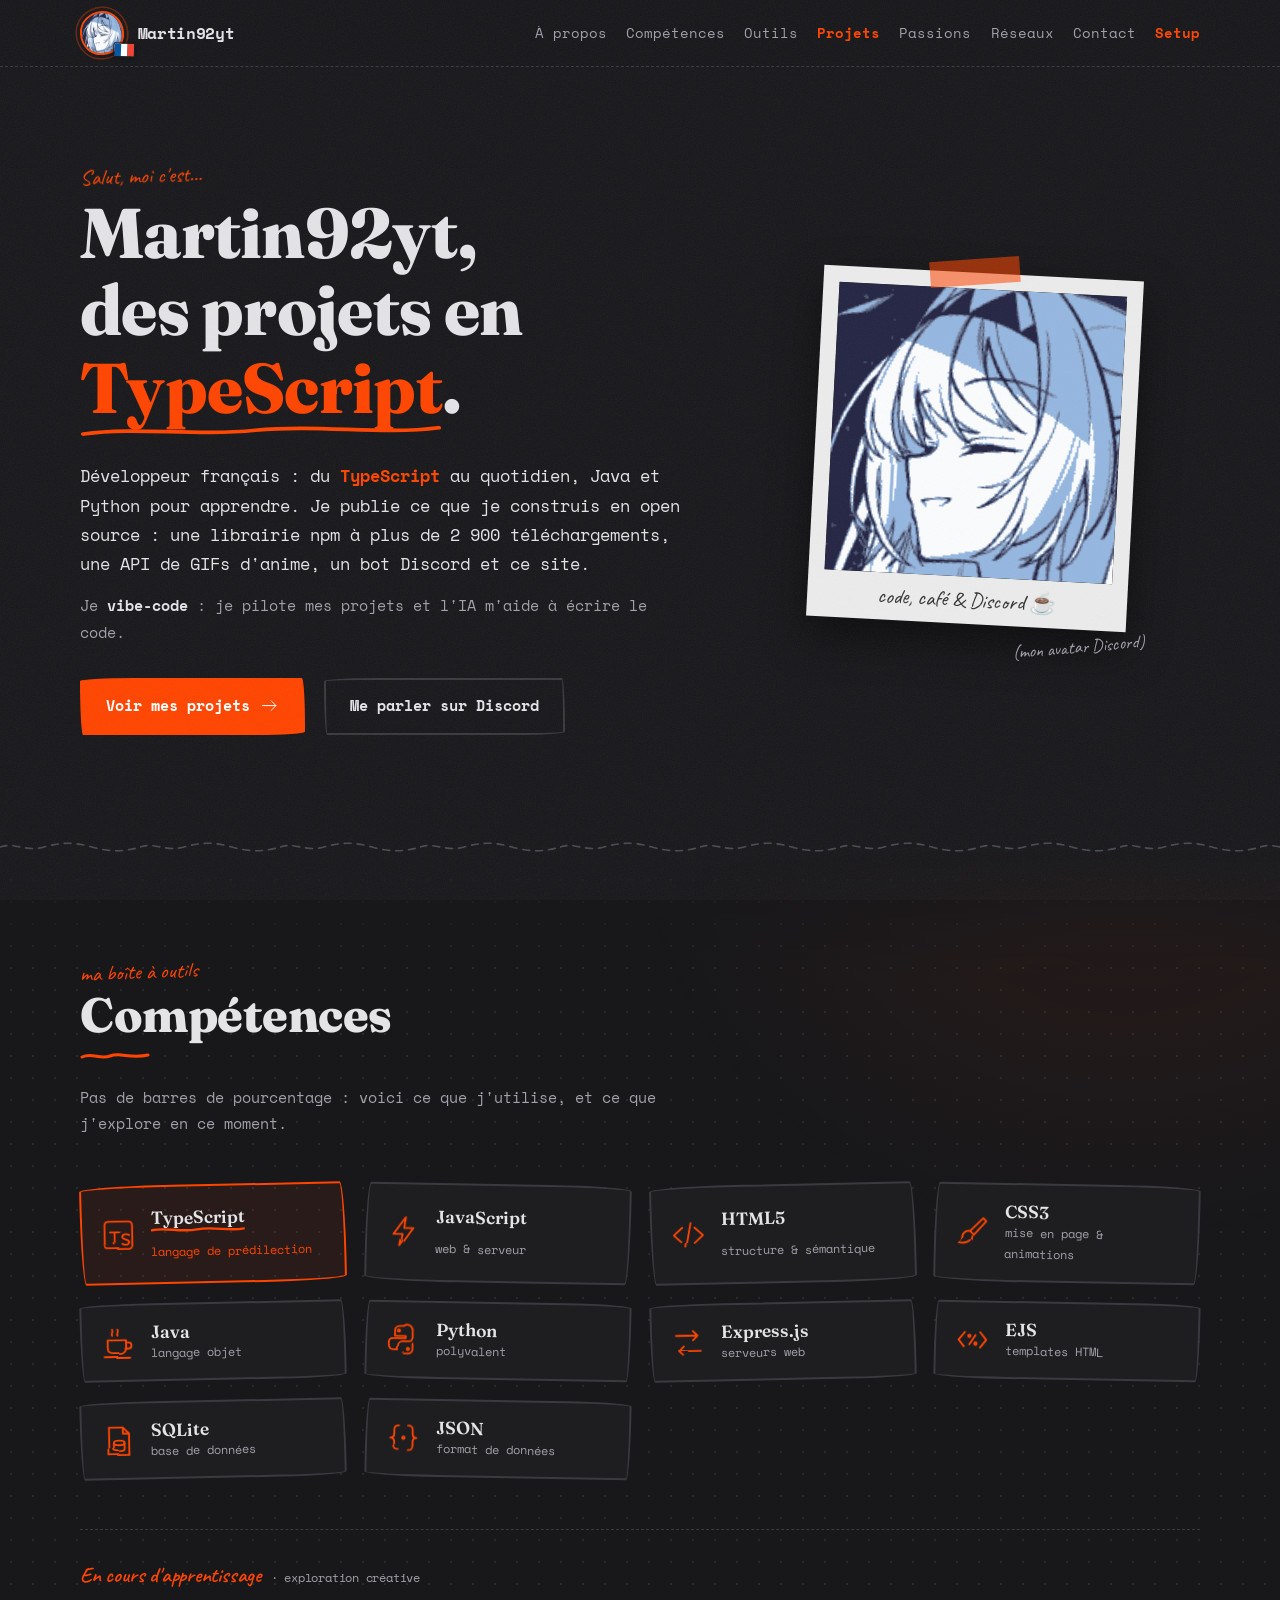
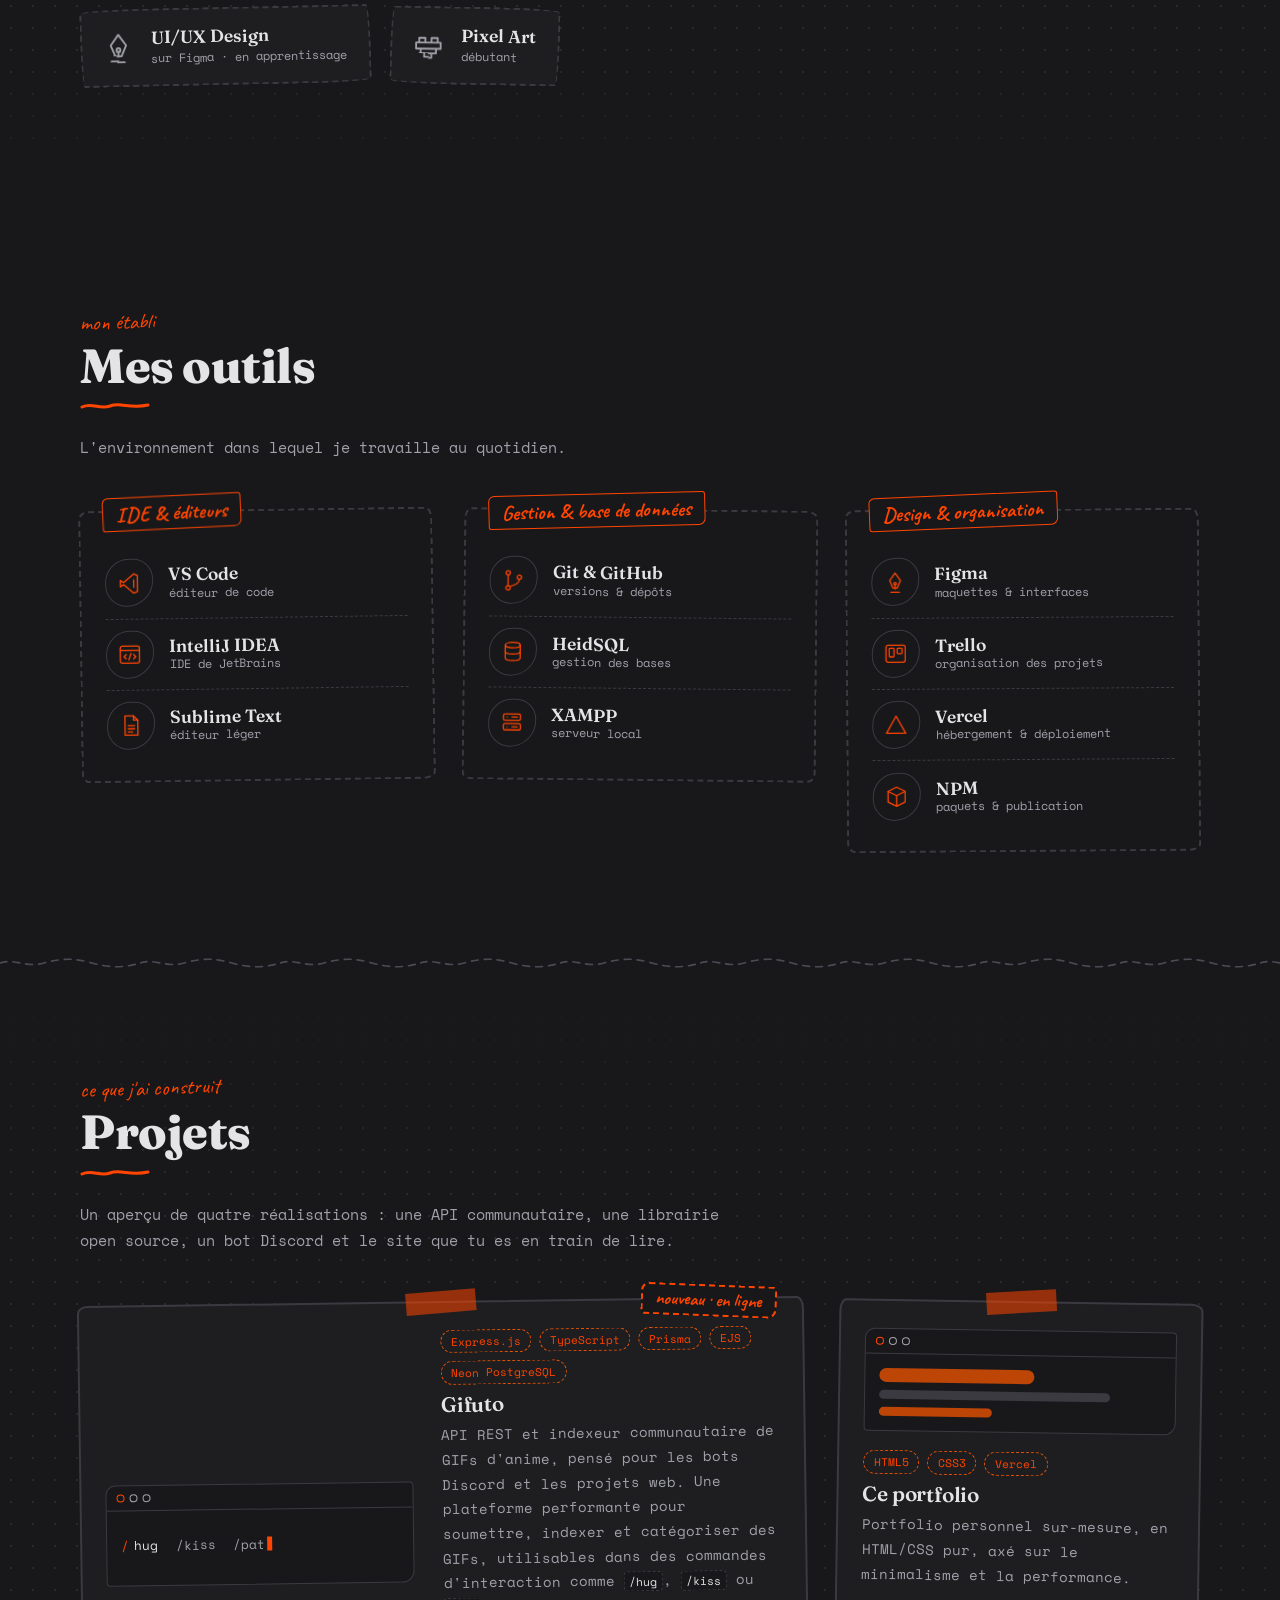
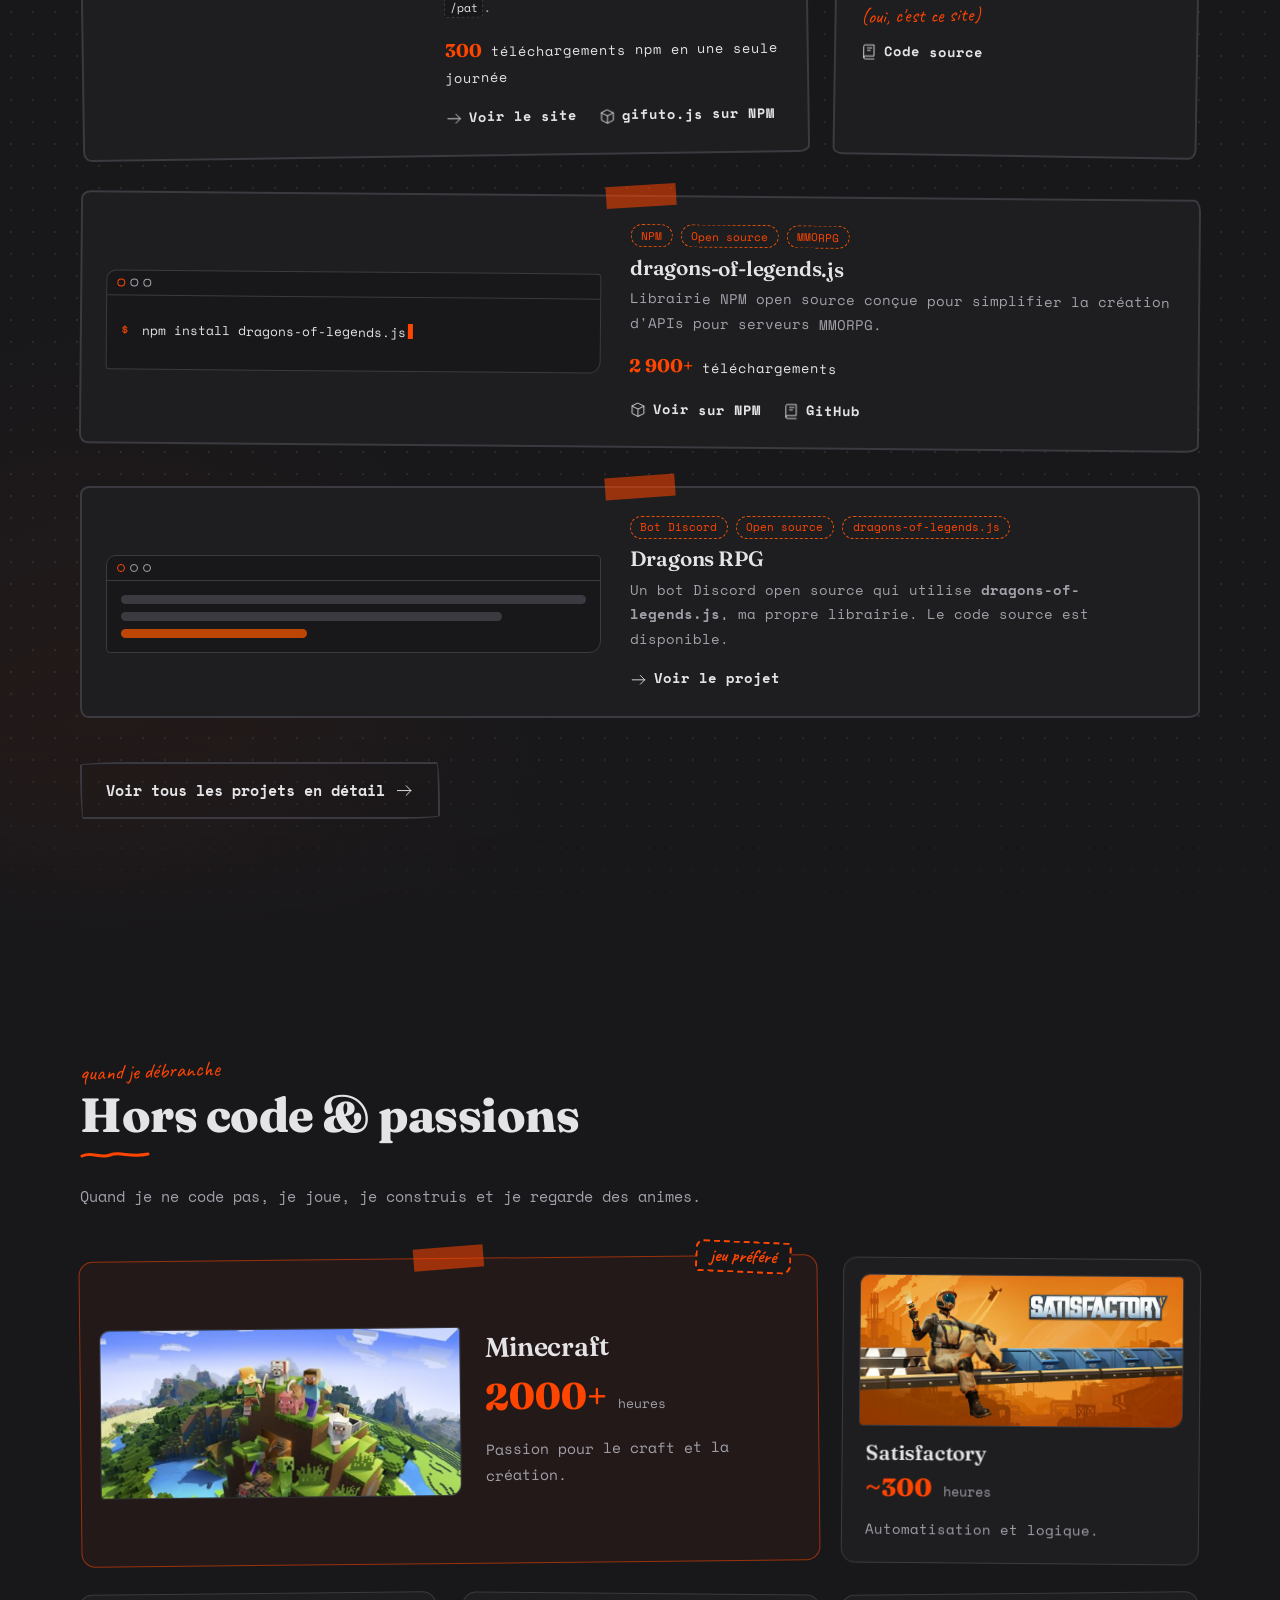
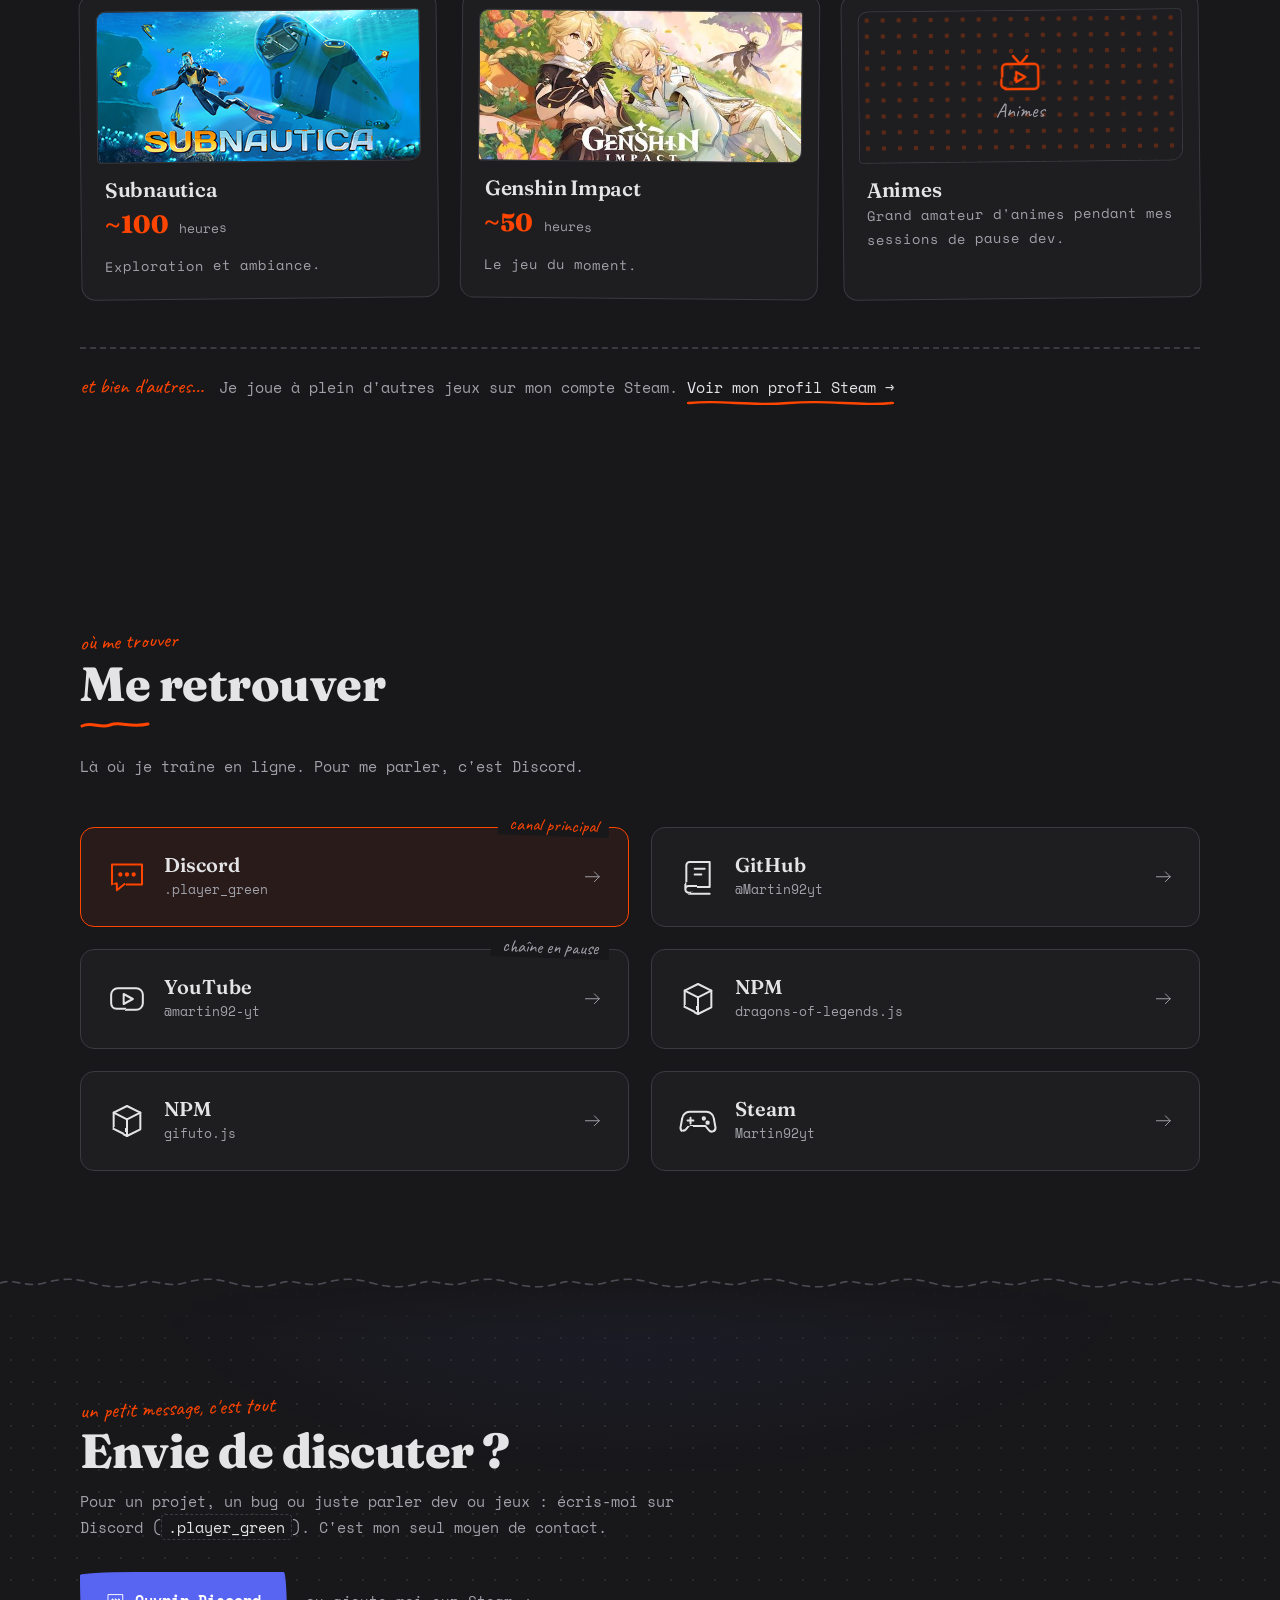
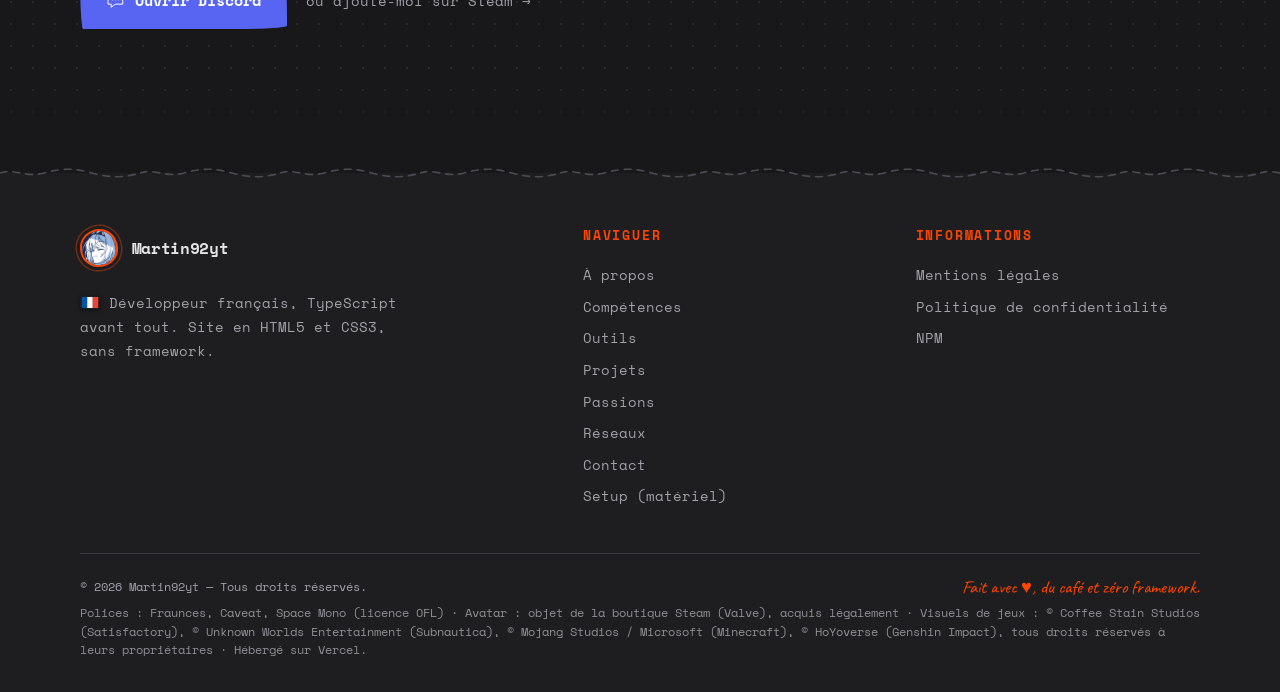
<file: index.html>
<!DOCTYPE html>
<html lang="fr">
<head>
  <meta charset="UTF-8">
  <meta name="viewport" content="width=device-width, initial-scale=1">
  <title>Martin92yt — Développeur TypeScript</title>
  <meta name="description" content="Portfolio de Martin92yt, développeur français spécialisé en TypeScript. Projets open source, compétences, outils et contact via Discord.">
  <meta name="theme-color" content="#18181B">
  <meta name="author" content="Martin92yt">
  <meta name="robots" content="index, follow">

  <!-- Aperçu de partage (Discord, réseaux sociaux, messageries).
       Une fois le site en ligne, ajoute aussi :
         <link rel="canonical" href="https://TON-DOMAINE/">
         <meta property="og:url" content="https://TON-DOMAINE/">
       et, idéalement, remplace og:image par une image locale (ex. https://TON-DOMAINE/og.png, 1200x630). -->
  <meta property="og:type" content="website">
  <meta property="og:site_name" content="Martin92yt">
  <meta property="og:locale" content="fr_FR">
  <meta property="og:title" content="Martin92yt — Développeur TypeScript">
  <meta property="og:description" content="Développeur français, TypeScript avant tout. Projets open source, compétences, outils, et contact direct sur Discord.">
  <meta property="og:image" content="images/avatar.gif">
  <meta property="og:image:width" content="512">
  <meta property="og:image:height" content="512">
  <meta property="og:image:alt" content="Avatar de Martin92yt">
  <meta name="twitter:card" content="summary">
  <meta name="twitter:title" content="Martin92yt — Développeur TypeScript">
  <meta name="twitter:description" content="Développeur français, TypeScript avant tout. Projets open source, compétences, outils, et contact direct sur Discord.">
  <meta name="twitter:image" content="images/avatar.gif">

  <!-- Favicon = avatar Discord. Pour plus de fiabilité, télécharge l'image, enregistre-la
       sous favicon.png dans le dossier du site et remplace les deux href ci-dessous par "favicon.png". -->
  <link rel="icon" type="image/gif" href="images/avatar.gif">
  <link rel="apple-touch-icon" href="images/avatar.gif">

  <!-- Polices (facultatif : le site reste lisible sans, avec les polices de secours) -->

  <link rel="stylesheet" href="style.css">
</head>
<body>

<!-- ============ SPRITE D'ICÔNES DESSINÉES À LA MAIN ============ -->
<svg width="0" height="0" style="position:absolute" aria-hidden="true" focusable="false">
  <defs>
    <!-- Filtre "trait tremblé" : donne l'effet crayon à toutes les icônes -->
    <filter id="rough" x="-5%" y="-5%" width="110%" height="110%">
      <feTurbulence type="fractalNoise" baseFrequency="0.04" numOctaves="2" seed="3" result="n"/>
      <feDisplacementMap in="SourceGraphic" in2="n" scale="2.6"/>
    </filter>

    <!-- Drapeau français (SVG : s'affiche partout, contrairement à l'emoji sous Windows) -->
    <symbol id="flag-fr" viewBox="0 0 30 20"><rect width="10" height="20" fill="#0055A4"/><rect x="10" width="10" height="20" fill="#fff"/><rect x="20" width="10" height="20" fill="#EF4135"/></symbol>

    <!-- Langages & technologies -->
    <symbol id="i-ts" viewBox="0 0 48 48"><rect x="6" y="6" width="36" height="36" rx="5"/><path d="M13 20h12M19 20v16M29 35c2 2 9 2 9-2s-9-3-9-7 7-4 9-2"/></symbol>
    <symbol id="i-web" viewBox="0 0 48 48"><path d="M16 14 5 24l11 10M32 14l11 10-11 10M27 8l-6 32"/></symbol>
    <symbol id="i-css" viewBox="0 0 48 48"><path d="m38 6 4 4-16 18-5-5z"/><path d="M21 23c-6-1-10 3-10 8 0 4-2 6-4 8 8 2 17 0 17-9"/></symbol>
    <symbol id="i-js" viewBox="0 0 48 48"><path d="M27 5 11 27h12l-3 16 17-24H25z"/></symbol>
    <symbol id="i-java" viewBox="0 0 48 48"><path d="M10 20h24v10a8 8 0 0 1-8 8h-8a8 8 0 0 1-8-8z"/><path d="M34 23h3a4 4 0 0 1 0 8h-4"/><path d="M16 14c-2-3 2-4 0-8M23 14c-2-3 2-4 0-8"/><path d="M7 43h32"/></symbol>
    <symbol id="i-py" viewBox="0 0 48 48"><path d="M24 6h-5a6 6 0 0 0-6 6v7h14v3H10a5 5 0 0 0-5 5v3a8 8 0 0 0 8 8h4v-6a6 6 0 0 1 6-6h8a5 5 0 0 0 5-5v-9a8 8 0 0 0-8-8z"/><circle cx="18" cy="12" r="1.5"/><path d="M25 42h5a6 6 0 0 0 6-6v-7"/><circle cx="30" cy="36" r="1.5"/></symbol>
    <symbol id="i-express" viewBox="0 0 48 48"><path d="M8 14h28M30 8l6 6-6 6M40 34H12M18 28l-6 6 6 6"/></symbol>
    <symbol id="i-ejs" viewBox="0 0 48 48"><path d="M14 14 6 24l8 10M34 14l8 10-8 10"/><path d="m20 30 8-12"/><circle cx="20" cy="19" r="1.6"/><circle cx="28" cy="29" r="1.6"/></symbol>
    <symbol id="i-sqlite" viewBox="0 0 48 48"><path d="M12 6h18l8 8v28H12z"/><path d="M30 6v8h8"/><ellipse cx="25" cy="26" rx="7" ry="3"/><path d="M18 26v8c0 2 3 3 7 3s7-1 7-3v-8"/></symbol>
    <symbol id="i-json" viewBox="0 0 48 48"><path d="M18 8c-5 0-6 2-6 6v5c0 3-2 5-5 5 3 0 5 2 5 5v5c0 4 1 6 6 6"/><path d="M30 8c5 0 6 2 6 6v5c0 3 2 5 5 5-3 0-5 2-5 5v5c0 4-1 6-6 6"/><circle cx="24" cy="24" r="1.6"/></symbol>
    <symbol id="i-nib" viewBox="0 0 48 48"><path d="m24 6 10 14-6 14h-8l-6-14z"/><circle cx="24" cy="26" r="2.5"/><path d="M24 28v8M16 42h16"/></symbol>
    <symbol id="i-pixel" viewBox="0 0 48 48"><path d="M12 14h8v6h-8zM28 14h8v6h-8zM8 20h32v8H8zM14 28h20v6H14zM20 34h8v6h-8z"/></symbol>

    <!-- Outils -->
    <symbol id="i-vscode" viewBox="0 0 48 48"><path d="M33 6 14 22 8 18v12l6-4 19 16 7-3V9z"/><path d="M33 17v14"/></symbol>
    <symbol id="i-ide" viewBox="0 0 48 48"><rect x="6" y="8" width="36" height="32" rx="4"/><path d="M6 16h36M17 24l-4 4 4 4M31 24l4 4-4 4M26 22l-4 12"/></symbol>
    <symbol id="i-file" viewBox="0 0 48 48"><path d="M13 6h16l8 8v28H13z"/><path d="M29 6v8h8M19 24h12M19 30h12M19 36h8"/></symbol>
    <symbol id="i-git" viewBox="0 0 48 48"><circle cx="14" cy="10" r="4"/><circle cx="14" cy="38" r="4"/><circle cx="35" cy="18" r="4"/><path d="M14 14v20M35 22c0 7-6 9-17 13"/></symbol>
    <symbol id="i-repo" viewBox="0 0 48 48"><path d="M10 40V10a4 4 0 0 1 4-4h24v30H14a4 4 0 0 0-4 4zm0 0a4 4 0 0 0 4 4h24"/><path d="M20 14h12M20 21h8"/></symbol>
    <symbol id="i-sql" viewBox="0 0 48 48"><ellipse cx="24" cy="12" rx="14" ry="5"/><path d="M10 12v24c0 3 6 5 14 5s14-2 14-5V12"/><path d="M10 24c0 3 6 5 14 5s14-2 14-5"/></symbol>
    <symbol id="i-server" viewBox="0 0 48 48"><rect x="8" y="8" width="32" height="12" rx="3"/><rect x="8" y="26" width="32" height="12" rx="3"/><path d="M15 14h.1M15 32h.1M24 14h10M24 32h10"/></symbol>
    <symbol id="i-board" viewBox="0 0 48 48"><rect x="6" y="8" width="36" height="32" rx="4"/><rect x="12" y="14" width="9" height="16" rx="1.5"/><rect x="27" y="14" width="9" height="10" rx="1.5"/></symbol>
    <symbol id="i-vercel" viewBox="0 0 48 48"><path d="M24 8 42 40H6z"/></symbol>
    <symbol id="i-npm" viewBox="0 0 48 48"><path d="M24 6 40 14v20l-16 8L8 34V14z"/><path d="m8 14 16 8 16-8M24 22v20"/></symbol>

    <!-- Passions -->
    <symbol id="i-cube" viewBox="0 0 48 48"><path d="M24 5 41 14v20L24 43 7 34V14z"/><path d="m7 14 17 9 17-9M24 23v20"/><path d="M13 27v6M35 27v6M20 11l4 2 4-2"/></symbol>
    <symbol id="i-gear" viewBox="0 0 48 48"><circle cx="24" cy="24" r="8"/><path d="M24 6v6M24 36v6M6 24h6M36 24h6M11 11l4 4M33 33l4 4M37 11l-4 4M15 33l-4 4"/></symbol>
    <symbol id="i-wave" viewBox="0 0 48 48"><path d="M5 28c5-6 9-6 14 0s9 6 14 0 7-4 10-2"/><path d="M5 38c5-6 9-6 14 0s9 6 14 0 7-4 10-2"/><circle cx="18" cy="14" r="3"/><circle cx="29" cy="9" r="2"/></symbol>
    <symbol id="i-spark" viewBox="0 0 48 48"><path d="M24 5c1 11 8 18 19 19-11 1-18 8-19 19-1-11-8-18-19-19 11-1 18-8 19-19z"/></symbol>
    <symbol id="i-tv" viewBox="0 0 48 48"><rect x="6" y="14" width="36" height="25" rx="4"/><path d="m17 6 7 8 7-8M20 22l9 5-9 5z"/></symbol>

    <!-- Divers -->
    <!-- Bulle de message avec "points de frappe" (dessin original) -->
    <symbol id="i-chat" viewBox="0 0 48 48"><path d="M6 9h36v24H23l-10 8v-8H6z"/><circle cx="16" cy="21" r="1.4"/><circle cx="24" cy="21" r="1.4"/><circle cx="32" cy="21" r="1.4"/></symbol>
    <symbol id="i-yt" viewBox="0 0 48 48"><rect x="5" y="11" width="38" height="26" rx="8"/><path d="m20 18 11 6-11 6z"/></symbol>
    <symbol id="i-pad" viewBox="0 0 48 48"><path d="M14 13h20a9 9 0 0 1 9 8l2 11a4.5 4.5 0 0 1-8 3l-4-5H15l-4 5a4.5 4.5 0 0 1-8-3l2-11a9 9 0 0 1 9-8z"/><path d="M15 20v7M11.5 23.5h7"/><circle cx="31" cy="21" r="1.4"/><circle cx="35.5" cy="26" r="1.4"/></symbol>
    <symbol id="i-arrow" viewBox="0 0 48 48"><path d="M6 24h34M28 12l12 12-12 12"/></symbol>
  </defs>
</svg>

<a class="skip" href="#a-propos">Aller au contenu</a>

<!-- Barre de progression de lecture (très fine, CSS pur) -->
<div class="progress" aria-hidden="true"></div>

<!-- ============ HEADER ============ -->
<header class="site-header">
  <div class="wrap header-in">
    <!-- Marque : avatar en médaillon + pseudo, avec le petit drapeau français -->
    <a class="brand" href="#top" aria-label="Martin92yt — accueil" title="Martin92yt · Français">
      <span class="brand-avatar">
        <img
          src="images/avatar.gif"
          alt=""
          width="44" height="44"
          decoding="async"
         >
        <svg class="flag" role="img" aria-label="Drapeau français"><use href="#flag-fr"/></svg>
      </span>
      <span class="brand-name">Martin92yt</span>
    </a>

    <!-- Menu mobile 100 % CSS : ouvert par :target, il se referme tout seul
         dès qu'on touche un lien (la cible change). Ces deux repères sont fixes
         et vides : les atteindre ne fait jamais défiler la page. -->
    <span id="menu" class="menu-anchor" aria-hidden="true"></span>
    <span id="menu-closed" class="menu-anchor" aria-hidden="true"></span>

    <nav class="nav" aria-label="Navigation principale">
      <a href="#a-propos">À propos</a>
      <a href="#competences">Compétences</a>
      <a href="#outils">Outils</a>
      <a href="projets.html" class="nav-page">Projets</a>
      <a href="#passions">Passions</a>
      <a href="#reseaux">Réseaux</a>
      <a href="#discord">Contact</a>
      <a href="setup.html" class="nav-page">Setup</a>
    </nav>

    <a class="menu-backdrop" href="#menu-closed" aria-label="Fermer le menu" tabindex="-1"></a>
    <a class="burger burger-open" href="#menu" aria-label="Ouvrir le menu"><span></span><span></span><span></span></a>
    <a class="burger burger-close" href="#menu-closed" aria-label="Fermer le menu"><span></span><span></span></a>
  </div>
</header>

<main id="top">

  <!-- ============ À PROPOS ============ -->
  <section id="a-propos" class="section hero">
    <div class="wrap hero-grid">
      <div class="hero-text">
        <p class="hand kicker">Salut, moi c'est…</p>
        <h1>Martin92yt,<br>des projets en <em>TypeScript</em>.</h1>
        <p class="lead">
          Développeur français : du <strong>TypeScript</strong> au quotidien, Java et Python pour apprendre.
          Je publie ce que je construis en open source : une librairie npm à plus de 2&nbsp;900 téléchargements,
          une API de GIFs d'anime, un bot Discord et ce site.
        </p>
        <p class="hero-honest">
          Je <strong>vibe-code</strong> : je pilote mes projets et l'IA m'aide à écrire le code.
        </p>
        <div class="hero-cta">
          <a href="projets.html" class="btn btn-primary">Voir mes projets <svg class="ico"><use href="#i-arrow"/></svg></a>
          <a href="#discord" class="btn btn-ghost">Me parler sur Discord</a>
        </div>
      </div>

      <figure class="portrait">
        <div class="polaroid">
          <div class="polaroid-img">
            <!-- Dessin de secours, visible uniquement si l'avatar ne se charge pas -->
            <svg viewBox="0 0 200 180" class="doodle" aria-hidden="true">
              <path d="M30 150h140" />
              <path d="M45 150V92h110v58" />
              <path d="M58 150v-10h84v10" />
              <path d="M70 108l14 10-14 10M95 130h22" />
              <circle cx="100" cy="46" r="20" />
              <path d="M88 44c0-2 3-3 4 0M108 44c0-2 3-3 4 0M92 54c4 4 12 4 16 0" />
              <path d="M82 34c6-10 30-12 38 0" />
            </svg>
            <img
              src="images/avatar.gif"
              alt="Avatar de Martin92yt"
              width="512" height="512"
              fetchpriority="high"
              decoding="async"
             >
          </div>
          <figcaption class="hand">code, café &amp; Discord ☕</figcaption>
        </div>
        <span class="tape"></span>
        <p class="hand note-arrow">(mon avatar Discord)</p>
      </figure>
    </div>
  </section>

  <!-- ============ COMPÉTENCES ============ -->
  <section id="competences" class="section band">
    <div class="wrap">
      <header class="section-head reveal">
        <p class="hand kicker">ma boîte à outils</p>
        <h2>Compétences</h2>
        <p class="section-sub">Pas de barres de pourcentage : voici ce que j'utilise, et ce que j'explore en ce moment.</p>
      </header>

      <!-- Grille unifiée ; TypeScript est mis en avant avec discrétion -->
      <ul class="chips chips-grid">
        <li class="chip chip-lead reveal"><svg class="ico"><use href="#i-ts"/></svg><b>TypeScript</b><small>langage de prédilection</small></li>
        <li class="chip reveal"><svg class="ico"><use href="#i-js"/></svg><b>JavaScript</b><small>web &amp; serveur</small></li>
        <li class="chip reveal"><svg class="ico"><use href="#i-web"/></svg><b>HTML5</b><small>structure &amp; sémantique</small></li>
        <li class="chip reveal"><svg class="ico"><use href="#i-css"/></svg><b>CSS3</b><small>mise en page &amp; animations</small></li>
        <li class="chip reveal"><svg class="ico"><use href="#i-java"/></svg><b>Java</b><small>langage objet</small></li>
        <li class="chip reveal"><svg class="ico"><use href="#i-py"/></svg><b>Python</b><small>polyvalent</small></li>
        <li class="chip reveal"><svg class="ico"><use href="#i-express"/></svg><b>Express.js</b><small>serveurs web</small></li>
        <li class="chip reveal"><svg class="ico"><use href="#i-ejs"/></svg><b>EJS</b><small>templates HTML</small></li>
        <li class="chip reveal"><svg class="ico"><use href="#i-sqlite"/></svg><b>SQLite</b><small>base de données</small></li>
        <li class="chip reveal"><svg class="ico"><use href="#i-json"/></svg><b>JSON</b><small>format de données</small></li>
      </ul>

      <!-- Sous-section isolée : uniquement UI/UX et Pixel Art -->
      <div class="explore">
        <h3 class="reveal"><span class="hand">En cours d'apprentissage</span><small>· exploration créative</small></h3>
        <ul class="chips">
          <li class="chip chip-explore reveal"><svg class="ico"><use href="#i-nib"/></svg><b>UI/UX Design</b><small>sur Figma · en apprentissage</small></li>
          <li class="chip chip-explore reveal"><svg class="ico"><use href="#i-pixel"/></svg><b>Pixel Art</b><small>débutant</small></li>
        </ul>
      </div>
    </div>
  </section>

  <!-- ============ OUTILS ============ -->
  <section id="outils" class="section">
    <div class="wrap">
      <header class="section-head reveal">
        <p class="hand kicker">mon établi</p>
        <h2>Mes outils</h2>
        <p class="section-sub">L'environnement dans lequel je travaille au quotidien.</p>
      </header>

      <div class="bench">
        <article class="drawer drawer-1 reveal">
          <h3 class="label">IDE &amp; éditeurs</h3>
          <ul class="tools">
            <li><span class="tool-ico"><svg class="ico"><use href="#i-vscode"/></svg></span><span><b>VS Code</b><small>éditeur de code</small></span></li>
            <li><span class="tool-ico"><svg class="ico"><use href="#i-ide"/></svg></span><span><b>IntelliJ IDEA</b><small>IDE de JetBrains</small></span></li>
            <li><span class="tool-ico"><svg class="ico"><use href="#i-file"/></svg></span><span><b>Sublime Text</b><small>éditeur léger</small></span></li>
          </ul>
        </article>

        <article class="drawer drawer-2 reveal">
          <h3 class="label">Gestion &amp; base de données</h3>
          <ul class="tools">
            <li><span class="tool-ico"><svg class="ico"><use href="#i-git"/></svg></span><span><b>Git &amp; GitHub</b><small>versions &amp; dépôts</small></span></li>
            <li><span class="tool-ico"><svg class="ico"><use href="#i-sql"/></svg></span><span><b>HeidSQL</b><small>gestion des bases</small></span></li>
            <li><span class="tool-ico"><svg class="ico"><use href="#i-server"/></svg></span><span><b>XAMPP</b><small>serveur local</small></span></li>
          </ul>
        </article>

        <article class="drawer drawer-3 reveal">
          <h3 class="label">Design &amp; organisation</h3>
          <ul class="tools">
            <li><span class="tool-ico"><svg class="ico"><use href="#i-nib"/></svg></span><span><b>Figma</b><small>maquettes &amp; interfaces</small></span></li>
            <li><span class="tool-ico"><svg class="ico"><use href="#i-board"/></svg></span><span><b>Trello</b><small>organisation des projets</small></span></li>
            <li><span class="tool-ico"><svg class="ico"><use href="#i-vercel"/></svg></span><span><b>Vercel</b><small>hébergement &amp; déploiement</small></span></li>
            <li><span class="tool-ico"><svg class="ico"><use href="#i-npm"/></svg></span><span><b>NPM</b><small>paquets &amp; publication</small></span></li>
          </ul>
        </article>
      </div>
    </div>
  </section>

  <!-- ============ PROJETS ============ -->
  <section id="projets" class="section band">
    <div class="wrap">
      <header class="section-head reveal">
        <p class="hand kicker">ce que j'ai construit</p>
        <h2>Projets</h2>
        <p class="section-sub">Un aperçu de quatre réalisations : une API communautaire, une librairie open source, un bot Discord et le site que tu es en train de lire.</p>
      </header>

      <div class="projects">

        <!-- ========== PROJET : Gifuto ==========
             Pour ajouter un projet : copie un <article class="card">…</article> complet. -->
        <article class="card card-1 card-wide reveal">
          <span class="tape"></span>
          <span class="stamp hand" aria-label="Statut : nouveau projet, en ligne">nouveau · en ligne</span>
          <div class="preview" aria-hidden="true">
            <div class="win"><i></i><i></i><i></i></div>
            <div class="terminal"><span class="prompt">/</span>hug<span class="cmd">/kiss</span><span class="cmd">/pat</span><span class="caret"></span></div>
          </div>
          <div class="card-body">
            <p class="tags"><span>Express.js</span><span>TypeScript</span><span>Prisma</span><span>EJS</span><span>Neon PostgreSQL</span></p>
            <h3>Gifuto</h3>
            <p>API REST et indexeur communautaire de GIFs d'anime, pensé pour les bots Discord et les projets web. Une plateforme performante pour soumettre, indexer et catégoriser des GIFs, utilisables dans des commandes d'interaction comme <code>/hug</code>, <code>/kiss</code> ou <code>/pat</code>.</p>
            <p class="stat"><strong>300</strong> téléchargements npm en une seule journée</p>
            <div class="card-links">
              <a href="https://gifuto.vercel.app" target="_blank" rel="noopener"><svg class="ico"><use href="#i-arrow"/></svg> Voir le site</a>
              <a href="https://www.npmjs.com/package/gifuto.js" target="_blank" rel="noopener"><svg class="ico"><use href="#i-npm"/></svg> gifuto.js sur NPM</a>
            </div>
          </div>
        </article>

        <article class="card card-2 reveal">
          <span class="tape"></span>
          <div class="preview" aria-hidden="true">
            <div class="win"><i></i><i></i><i></i></div>
            <div class="skeleton skeleton-2"><b></b><b></b><b class="s"></b></div>
          </div>
          <p class="tags"><span>HTML5</span><span>CSS3</span><span>Vercel</span></p>
          <h3>Ce portfolio</h3>
          <p>Portfolio personnel sur-mesure, en HTML/CSS pur, axé sur le minimalisme et la performance.</p>
          <p class="hand here">(oui, c'est ce site)</p>
          <div class="card-links">
            <a href="https://github.com/Martin92yt/me" target="_blank" rel="noopener"><svg class="ico"><use href="#i-repo"/></svg> Code source</a>
          </div>
        </article>

        <article class="card card-3 card-wide card-full reveal">
          <span class="tape"></span>
          <div class="preview" aria-hidden="true">
            <div class="win"><i></i><i></i><i></i></div>
            <div class="terminal"><span class="prompt">$</span> npm install dragons-of-legends.js<span class="caret"></span></div>
          </div>
          <div class="card-body">
            <p class="tags"><span>NPM</span><span>Open source</span><span>MMORPG</span></p>
            <h3>dragons-of-legends.js</h3>
            <p>Librairie NPM open source conçue pour simplifier la création d'APIs pour serveurs MMORPG.</p>
            <p class="stat"><strong>2&nbsp;900+</strong> téléchargements</p>
            <div class="card-links">
              <a href="https://www.npmjs.com/package/dragons-of-legends.js" target="_blank" rel="noopener"><svg class="ico"><use href="#i-npm"/></svg> Voir sur NPM</a>
              <a href="https://github.com/Martin92yt/DragonsOfLegends.js" target="_blank" rel="noopener"><svg class="ico"><use href="#i-repo"/></svg> GitHub</a>
            </div>
          </div>
        </article>

        <article class="card card-4 card-wide card-full reveal">
          <span class="tape"></span>
          <div class="preview" aria-hidden="true">
            <div class="win"><i></i><i></i><i></i></div>
            <div class="skeleton"><b></b><b></b><b class="s"></b></div>
          </div>
          <div class="card-body">
            <p class="tags"><span>Bot Discord</span><span>Open source</span><span>dragons-of-legends.js</span></p>
            <h3>Dragons RPG</h3>
            <p>Un bot Discord open source qui utilise <strong>dragons-of-legends.js</strong>, ma propre librairie. Le code source est disponible.</p>
            <div class="card-links">
              <a href="projets.html#dragons-rpg"><svg class="ico"><use href="#i-arrow"/></svg> Voir le projet</a>
              <!-- Dépôt GitHub de Dragons RPG : décommente et mets le bon lien.
              <a href="https://github.com/Martin92yt/NOM-DU-DEPOT" target="_blank" rel="noopener"><svg class="ico"><use href="#i-repo"/></svg> Code source</a>
              -->
            </div>
          </div>
        </article>

      </div>

      <p class="section-cta reveal"><a href="projets.html" class="btn btn-ghost">Voir tous les projets en détail <svg class="ico"><use href="#i-arrow"/></svg></a></p>
    </div>
  </section>

  <!-- ============ HORS CODE & PASSIONS ============ -->
  <section id="passions" class="section">
    <div class="wrap">
      <header class="section-head reveal">
        <p class="hand kicker">quand je débranche</p>
        <h2>Hors code &amp; passions</h2>
        <p class="section-sub">Quand je ne code pas, je joue, je construis et je regarde des animes.</p>
      </header>

      <div class="hobbies">

        <article class="hobby hobby-main reveal">
          <span class="tape"></span>
          <span class="stamp hand">jeu préféré</span>
          <div class="hobby-media">
            <div class="ph ph-mc" aria-hidden="true"><svg class="ico"><use href="#i-cube"/></svg><span>Minecraft</span></div>
            <!-- Visuel de la page Xbox Store. Si l'image ne s'affiche pas, c'est le repère dessiné ci-dessus qui reste visible. -->
            <img src="images/minecraft.jpg" alt="Visuel du jeu Minecraft" width="480" height="270" loading="lazy" decoding="async">
          </div>
          <div class="hobby-body">
            <h3>Minecraft</h3>
            <p class="hours"><strong>2000+</strong> heures</p>
            <p class="desc">Passion pour le craft et la création.</p>
          </div>
        </article>

        <article class="hobby reveal">
          <div class="hobby-media">
            <div class="ph ph-sat" aria-hidden="true"><svg class="ico"><use href="#i-gear"/></svg><span>Satisfactory</span></div>
            <img src="images/satisfactory.jpg" alt="Bannière du jeu Satisfactory" width="460" height="215" loading="lazy" decoding="async">
          </div>
          <div class="hobby-body">
            <h3>Satisfactory</h3>
            <p class="hours"><strong>~300</strong> heures</p>
            <p class="desc">Automatisation et logique.</p>
          </div>
        </article>

        <article class="hobby reveal">
          <div class="hobby-media">
            <div class="ph ph-sub" aria-hidden="true"><svg class="ico"><use href="#i-wave"/></svg><span>Subnautica</span></div>
            <img src="images/subnautica.jpg" alt="Bannière du jeu Subnautica" width="460" height="215" loading="lazy" decoding="async">
          </div>
          <div class="hobby-body">
            <h3>Subnautica</h3>
            <p class="hours"><strong>~100</strong> heures</p>
            <p class="desc">Exploration et ambiance.</p>
          </div>
        </article>

        <article class="hobby reveal">
          <div class="hobby-media">
            <div class="ph ph-gen" aria-hidden="true"><svg class="ico"><use href="#i-spark"/></svg><span>Genshin Impact</span></div>
            <img src="images/genshin-impact.jpg" alt="Visuel du jeu Genshin Impact" width="460" height="215" loading="lazy" decoding="async">
          </div>
          <div class="hobby-body">
            <h3>Genshin Impact</h3>
            <p class="hours"><strong>~50</strong> heures</p>
            <p class="desc">Le jeu du moment.</p>
          </div>
        </article>

        <article class="hobby reveal">
          <div class="hobby-media">
            <div class="ph ph-ani" aria-hidden="true"><svg class="ico"><use href="#i-tv"/></svg><span>Animes</span></div>
          </div>
          <div class="hobby-body">
            <h3>Animes</h3>
            <p class="desc">Grand amateur d'animes pendant mes sessions de pause dev.</p>
          </div>
        </article>

      </div>

      <p class="steam-note reveal"><span class="hand">et bien d'autres…</span> Je joue à plein d'autres jeux sur mon compte Steam. <a class="link" href="https://steamcommunity.com/id/Martin92yt/" target="_blank" rel="noopener">Voir mon profil Steam →</a></p>
    </div>
  </section>

  <!-- ============ RÉSEAUX ============ -->
  <section id="reseaux" class="section">
    <div class="wrap">
      <header class="section-head reveal">
        <p class="hand kicker">où me trouver</p>
        <h2>Me retrouver</h2>
        <p class="section-sub">Là où je traîne en ligne. Pour me parler, c'est Discord.</p>
      </header>

      <div class="socials">

        <!-- Discord : lien réel (ID tiré de l'URL de l'avatar) -->
        <a class="social social-main reveal" href="https://discord.com/users/1197913159558779050" target="_blank" rel="noopener">
          <span class="s-badge hand">canal principal</span>
          <svg class="ico ico-lg"><use href="#i-chat"/></svg>
          <span class="s-text"><b>Discord</b><small>.player_green</small></span>
          <svg class="ico s-arrow" aria-hidden="true"><use href="#i-arrow"/></svg>
        </a>

        <a class="social reveal" href="https://github.com/Martin92yt" target="_blank" rel="noopener">
          <svg class="ico ico-lg"><use href="#i-repo"/></svg>
          <span class="s-text"><b>GitHub</b><small>@Martin92yt</small></span>
          <svg class="ico s-arrow" aria-hidden="true"><use href="#i-arrow"/></svg>
        </a>

        <a class="social reveal" href="https://www.youtube.com/@martin92-yt" target="_blank" rel="noopener">
          <span class="s-badge s-badge-muted hand">chaîne en pause</span>
          <svg class="ico ico-lg"><use href="#i-yt"/></svg>
          <span class="s-text"><b>YouTube</b><small>@martin92-yt</small></span>
          <svg class="ico s-arrow" aria-hidden="true"><use href="#i-arrow"/></svg>
        </a>

        <a class="social reveal" href="https://www.npmjs.com/package/dragons-of-legends.js" target="_blank" rel="noopener">
          <svg class="ico ico-lg"><use href="#i-npm"/></svg>
          <span class="s-text"><b>NPM</b><small>dragons-of-legends.js</small></span>
          <svg class="ico s-arrow" aria-hidden="true"><use href="#i-arrow"/></svg>
        </a>

        <a class="social reveal" href="https://www.npmjs.com/package/gifuto.js" target="_blank" rel="noopener">
          <svg class="ico ico-lg"><use href="#i-npm"/></svg>
          <span class="s-text"><b>NPM</b><small>gifuto.js</small></span>
          <svg class="ico s-arrow" aria-hidden="true"><use href="#i-arrow"/></svg>
        </a>

        <a class="social reveal" href="https://steamcommunity.com/id/Martin92yt/" target="_blank" rel="noopener">
          <svg class="ico ico-lg"><use href="#i-pad"/></svg>
          <span class="s-text"><b>Steam</b><small>Martin92yt</small></span>
          <svg class="ico s-arrow" aria-hidden="true"><use href="#i-arrow"/></svg>
        </a>

      </div>
    </div>
  </section>

  <!-- ============ DISCORD ============ -->
  <section id="discord" class="section band">
    <div class="wrap">
      <div class="outro reveal">
        <p class="hand kicker">un petit message, c'est tout</p>
        <h2>Envie de discuter ?</h2>
        <p>Pour un projet, un bug ou juste parler dev ou jeux : écris-moi sur Discord (<code>.player_green</code>). C'est mon seul moyen de contact.</p>
        <div class="hero-cta">
          <a class="btn btn-discord" href="https://discord.com/users/1197913159558779050" target="_blank" rel="noopener"><svg class="ico"><use href="#i-chat"/></svg> Ouvrir Discord</a>
          <a class="link" href="https://steamcommunity.com/id/Martin92yt/" target="_blank" rel="noopener">ou ajoute-moi sur Steam →</a>
        </div>
      </div>
    </div>
  </section>

</main>

<!-- ============ FOOTER ============ -->
<footer class="site-footer">
  <div class="wrap footer-grid">
    <div class="f-brand">
      <a class="brand brand-sm" href="#top" aria-label="Martin92yt — haut de page">
        <span class="brand-avatar">
          <img
            src="images/avatar.gif"
            alt=""
            width="38" height="38"
            loading="lazy"
            decoding="async"
           >
        </span>
        <span class="brand-name">Martin92yt</span>
      </a>
      <p><svg class="flag flag-inline" role="img" aria-label="Drapeau français"><use href="#flag-fr"/></svg>Développeur français, TypeScript avant tout. Site en HTML5 et CSS3, sans framework.</p>
    </div>

    <nav class="f-col" aria-label="Plan du site">
      <h4>Naviguer</h4>
      <a href="#a-propos">À propos</a>
      <a href="#competences">Compétences</a>
      <a href="#outils">Outils</a>
      <a href="projets.html">Projets</a>
      <a href="#passions">Passions</a>
      <a href="#reseaux">Réseaux</a>
      <a href="#discord">Contact</a>
      <a href="setup.html">Setup (matériel)</a>
    </nav>

    <!-- id utilisé comme point de retour quand on ferme une fenêtre légale -->
    <nav class="f-col" id="infos-legales" aria-label="Informations légales">
      <h4>Informations</h4>
      <a href="#mentions-legales">Mentions légales</a>
      <a href="#confidentialite">Politique de confidentialité</a>
      <a href="https://www.npmjs.com/package/dragons-of-legends.js" target="_blank" rel="noopener">NPM</a>
    </nav>
  </div>

  <div class="wrap f-bottom">
    <p>© 2026 Martin92yt — Tous droits réservés.</p>
    <p class="hand">Fait avec ♥, du café et zéro framework.</p>
    <p class="credits">Polices : Fraunces, Caveat, Space Mono (licence OFL) · Avatar : objet de la boutique Steam (Valve), acquis légalement · Visuels de jeux : © Coffee Stain Studios (Satisfactory), © Unknown Worlds Entertainment (Subnautica), © Mojang Studios / Microsoft (Minecraft), © HoYoverse (Genshin Impact), tous droits réservés à leurs propriétaires · Hébergé sur Vercel.</p>
  </div>
</footer>

<!-- ============ FENÊTRES LÉGALES (CSS :target) ============
     La fermeture renvoie vers le pied de page (#infos-legales) :
     on retrouve sa place au lieu d'être renvoyé tout en haut. -->
<div class="modal" id="mentions-legales" role="dialog" aria-modal="true" aria-labelledby="ml-title">
  <a href="#infos-legales" class="modal-backdrop" aria-label="Fermer"></a>
  <div class="modal-box">
    <a href="#infos-legales" class="modal-close" aria-label="Fermer">✕</a>
    <h2 id="ml-title">Mentions légales</h2>
    <p class="hand legal-date">dernière mise à jour : 23 octobre 2026</p>

    <section class="legal-sec">
      <h3>Éditeur du site</h3>
      <p>Site édité à titre personnel et non professionnel par Martin92yt (pseudonyme). L'éditeur a choisi de rester anonyme : aucune adresse e-mail ni adresse postale n'est communiquée.</p>
    </section>

    <section class="legal-sec">
      <h3>Directeur de la publication</h3>
      <p>Martin92yt (pseudonyme).</p>
    </section>

    <section class="legal-sec">
      <h3>Contact</h3>
      <p>Le contact s'effectue exclusivement via Discord : .player_green (nom d'affichage : martin92yt).</p>
    </section>

    <section class="legal-sec">
      <h3>Hébergement</h3>
      <p>Le site est hébergé par Vercel Inc., 440 N Barranca Avenue #4133, Covina, CA 91723, États-Unis — vercel.com.</p>
      <p>Conformément à l'article 6 de la loi n° 2004-575 du 21 juin 2004 (LCEN), l'éditeur, personne physique non professionnelle, a communiqué ses éléments d'identification à l'hébergeur.</p>
    </section>

    <section class="legal-sec">
      <h3>Propriété intellectuelle</h3>
      <p>Le contenu de ce site (textes, visuels, code, illustrations) est la propriété de son auteur, sauf mention contraire. L'avatar du site est un objet de la boutique Steam, acquis légalement : il n'est pas une création de l'auteur et reste soumis aux droits de son créateur. Toute reproduction sans autorisation préalable est interdite. Les projets open source présentés, dont dragons-of-legends.js, restent soumis à la licence indiquée dans leur dépôt ou sur NPM. Les noms de jeux, marques et visuels cités appartiennent à leurs propriétaires respectifs et ne sont utilisés qu'à titre illustratif.</p>
    </section>

    <section class="legal-sec">
      <h3>Liens externes et responsabilité</h3>
      <p>Les liens vers des sites tiers (Discord, GitHub, YouTube, NPM, etc.) sont fournis à titre informatif ; l'éditeur n'est pas responsable de leur contenu.</p>
    </section>

    <div class="modal-actions">
      <a href="#infos-legales" class="btn btn-ghost">Fermer</a>
      <a href="#confidentialite" class="link">Politique de confidentialité →</a>
    </div>
  </div>
</div>

<div class="modal" id="confidentialite" role="dialog" aria-modal="true" aria-labelledby="pc-title">
  <a href="#infos-legales" class="modal-backdrop" aria-label="Fermer"></a>
  <div class="modal-box">
    <a href="#infos-legales" class="modal-close" aria-label="Fermer">✕</a>
    <h2 id="pc-title">Politique de confidentialité</h2>
    <p class="hand legal-date">dernière mise à jour : 23 octobre 2026</p>

    <section class="legal-sec">
      <h3>Responsable</h3>
      <p>Martin92yt (pseudonyme), éditeur du site. Contact exclusivement via Discord : .player_green.</p>
    </section>

    <section class="legal-sec">
      <h3>Données collectées</h3>
      <p>Ce site ne collecte aucune donnée personnelle : il n'y a ni formulaire, ni compte, ni outil de statistiques.</p>
    </section>

    <section class="legal-sec">
      <h3>Cookies</h3>
      <p>Ce site ne dépose aucun cookie. Les services tiers cités ci-dessous restent soumis à leurs propres politiques.</p>
    </section>

    <section class="legal-sec">
      <h3>Services tiers</h3>
      <p>Le site est hébergé par Vercel, qui peut conserver des journaux techniques (adresse IP, date de connexion) pour des raisons de sécurité. Les polices, l'avatar et les visuels sont hébergés avec le site : aucun service tiers ne reçoit l'adresse IP du visiteur lors du chargement des pages.</p>
    </section>

    <section class="legal-sec">
      <h3>Contact par Discord</h3>
      <p>Les informations transmises par message ne servent qu'à répondre et ne sont ni revendues ni partagées. Le traitement des messages Discord est régi par la politique de confidentialité de Discord Inc.</p>
    </section>

    <section class="legal-sec">
      <h3>Droits des personnes</h3>
      <p>Conformément au RGPD, toute personne peut demander l'accès, la rectification ou la suppression des données la concernant en contactant l'éditeur via Discord (.player_green).</p>
    </section>

    <div class="modal-actions">
      <a href="#infos-legales" class="btn btn-ghost">Fermer</a>
      <a href="#mentions-legales" class="link">Mentions légales →</a>
    </div>
  </div>
</div>

<!-- Filet de sécurité pour l'apparition au défilement.
     Les navigateurs récents (Chrome, Edge, Safari 26+) gèrent l'effet en CSS pur et ce script ne fait rien.
     Pour les autres (ex. Firefox plus ancien), il ajoute simplement la classe .in quand un bloc devient visible.
     Tu peux supprimer ce bloc si tu veux un site sans aucun JavaScript : le contenu restera visible, sans l'effet. -->
<script>
(function () {
  if (!('IntersectionObserver' in window)) return;
  var items = document.querySelectorAll('.reveal');
  if (!items.length) return;
  try {
    var io = new IntersectionObserver(function (entries) {
      entries.forEach(function (e) {
        if (e.isIntersecting) { e.target.classList.add('in'); io.unobserve(e.target); }
      });
    }, { threshold: 0.1, rootMargin: '0px 0px -6% 0px' });
    document.documentElement.classList.add('io');
    items.forEach(function (el) { io.observe(el); });
  } catch (err) {
    document.documentElement.classList.remove('io');
  }
})();
</script>

</body>
</html>
</file>
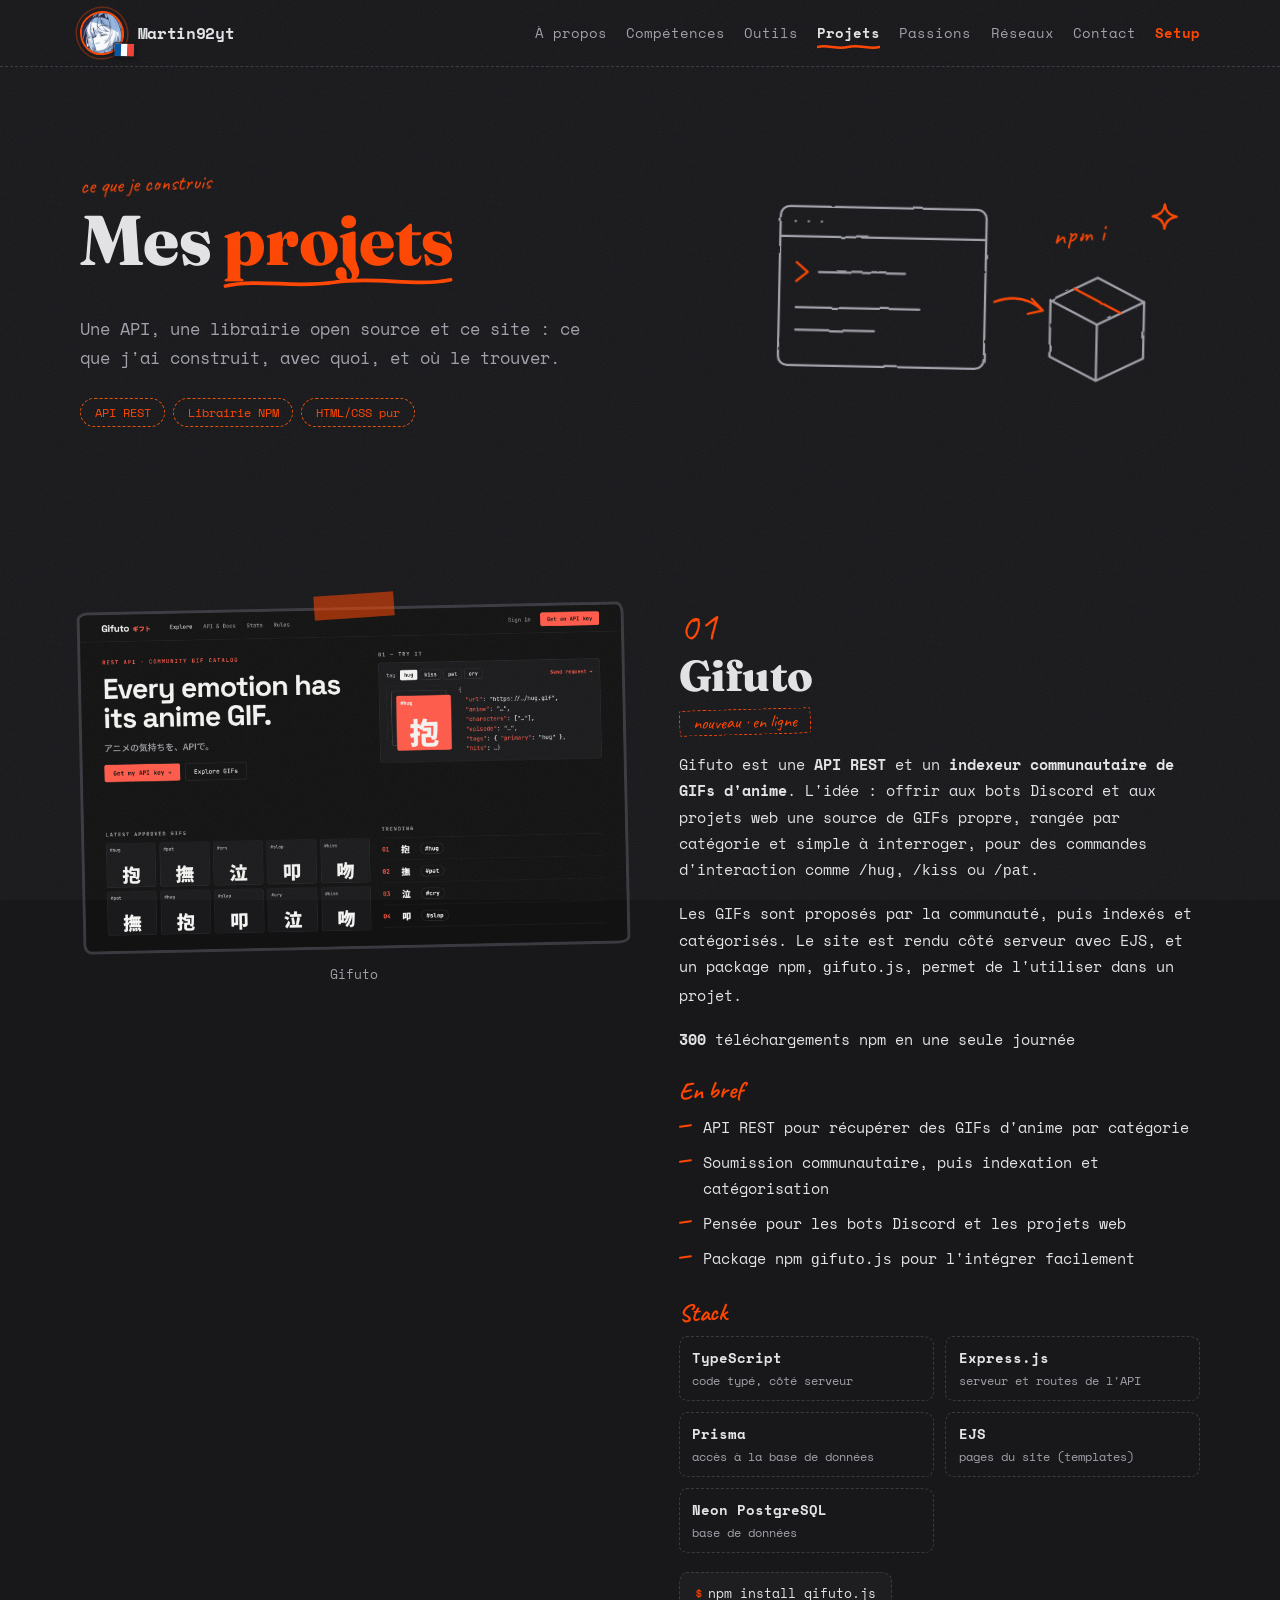
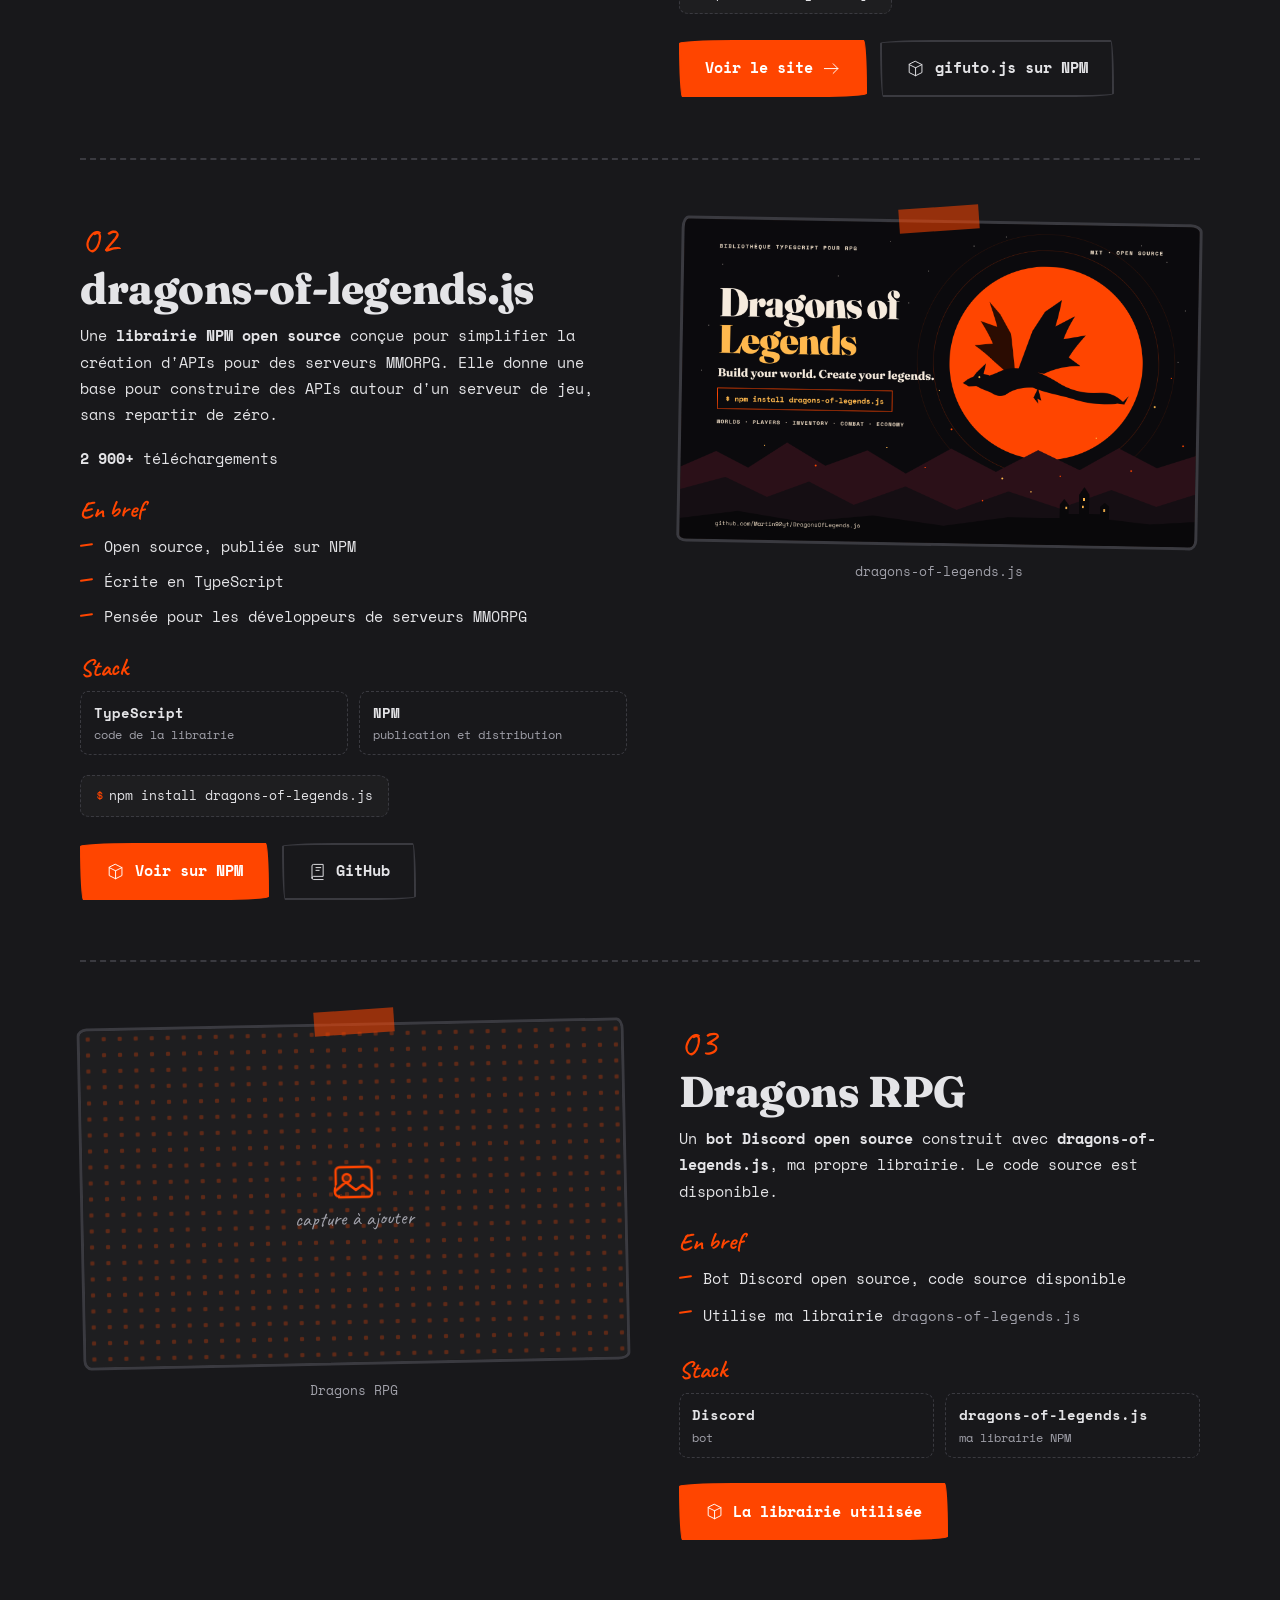
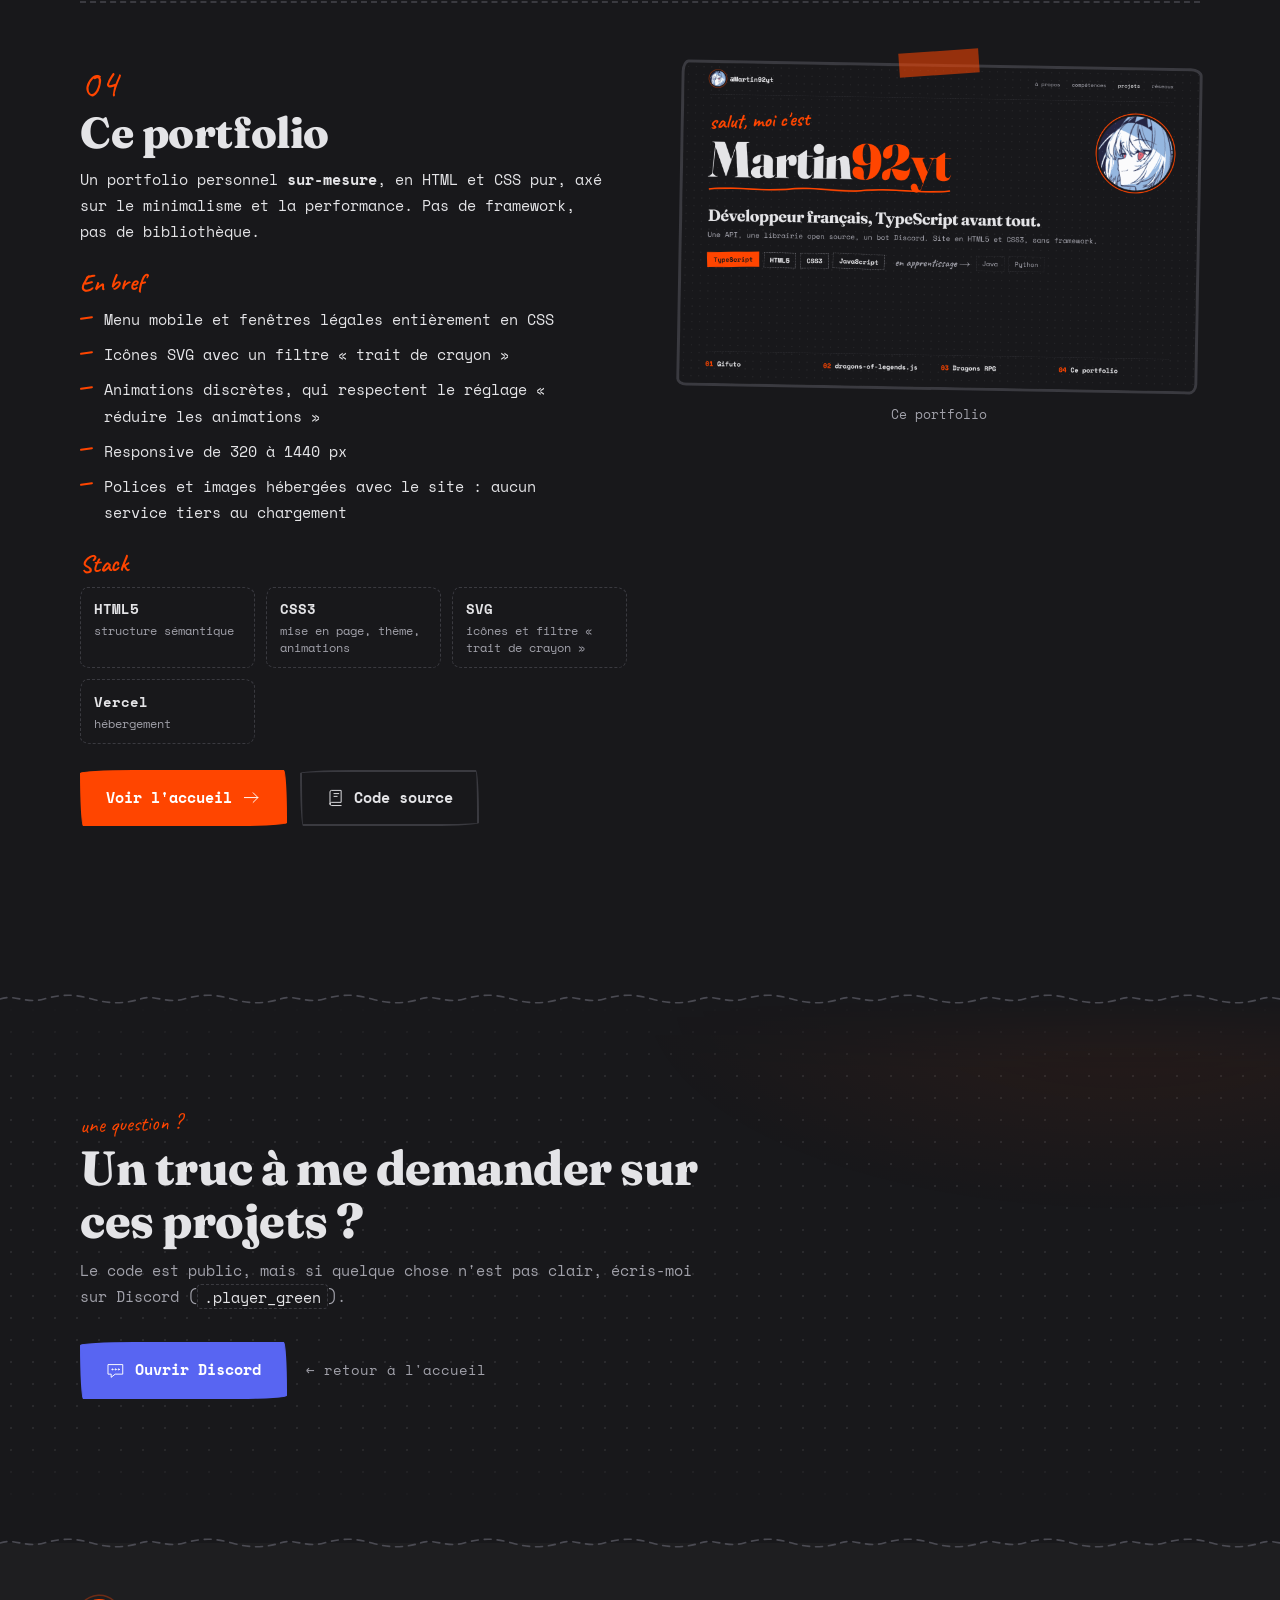
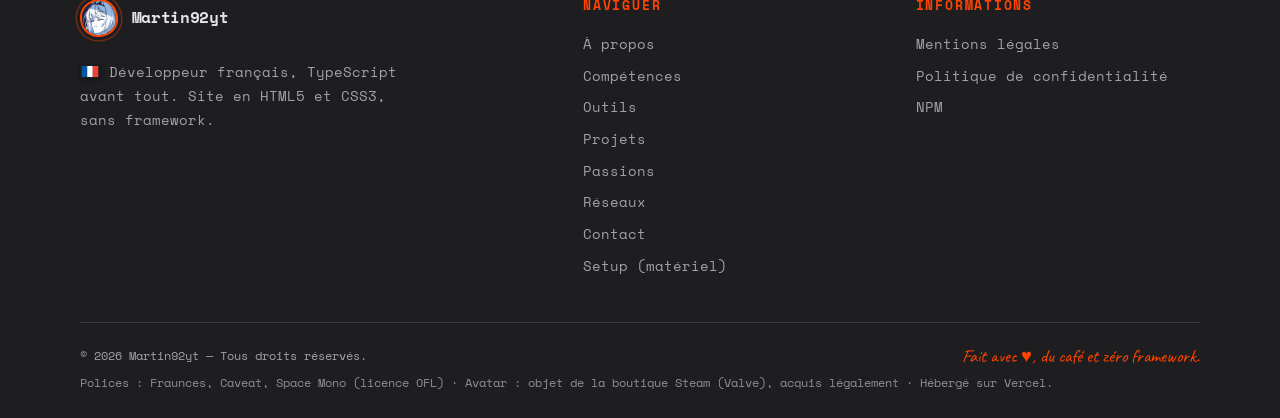
<file: projets.html>
<!DOCTYPE html>
<html lang="fr">
<head>
  <meta charset="UTF-8">
  <meta name="viewport" content="width=device-width, initial-scale=1">
  <title>Projets — Martin92yt</title>
  <meta name="description" content="Les projets de Martin92yt : Gifuto (API REST de GIFs d'anime), dragons-of-legends.js (librairie NPM) et ce portfolio.">
  <meta name="theme-color" content="#18181B">
  <meta name="author" content="Martin92yt">
  <meta name="robots" content="index, follow">

  <meta property="og:type" content="website">
  <meta property="og:site_name" content="Martin92yt">
  <meta property="og:locale" content="fr_FR">
  <meta property="og:title" content="Projets — Martin92yt">
  <meta property="og:description" content="Gifuto, dragons-of-legends.js et ce portfolio : stack, descriptions et liens.">
  <meta property="og:image" content="images/avatar.gif">
  <meta name="twitter:card" content="summary">

  <link rel="icon" type="image/gif" href="images/avatar.gif">
  <link rel="apple-touch-icon" href="images/avatar.gif">

  <link rel="stylesheet" href="style.css">
</head>
<body>

<!--
  ╔══════════════════════════════════════════════════════════════════╗
  ║  MODE D'EMPLOI : AJOUTER OU MODIFIER UN PROJET                   ║
  ╠══════════════════════════════════════════════════════════════════╣
  ║  Un projet = un bloc <article class="case"> à copier / coller.   ║
  ║  Les visuels sont alternés gauche / droite automatiquement.      ║
  ║                                                                  ║
  ║  CAPTURES D'ÉCRAN : dépose-les dans  images/projects/            ║
  ║    gifuto.png · dragons-of-legends.png · portfolio.png           ║
  ║  (format conseillé 16:10, par exemple 1600 × 1000 px).           ║
  ║  Tant que le fichier n'existe pas, un dessin de remplacement     ║
  ║  s'affiche à la place.                                           ║
  ║                                                                  ║
  ║  Dans un bloc :                                                  ║
  ║    <h3>En bref</h3>  + <ul class="points">  → points clés        ║
  ║    <h3>Stack</h3>    + <ul class="stack">   → technologies       ║
  ║    <div class="case-links">                 → boutons / liens    ║
  ║  Chaque <li> est une ligne à copier, modifier ou supprimer.      ║
  ╚══════════════════════════════════════════════════════════════════╝
-->

<!-- ============ SPRITE D'ICÔNES DESSINÉES À LA MAIN ============ -->
<svg width="0" height="0" style="position:absolute" aria-hidden="true" focusable="false">
  <defs>
    <filter id="rough" x="-5%" y="-5%" width="110%" height="110%">
      <feTurbulence type="fractalNoise" baseFrequency="0.04" numOctaves="2" seed="3" result="n"/>
      <feDisplacementMap in="SourceGraphic" in2="n" scale="2.6"/>
    </filter>

    <symbol id="flag-fr" viewBox="0 0 30 20"><rect width="10" height="20" fill="#0055A4"/><rect x="10" width="10" height="20" fill="#fff"/><rect x="20" width="10" height="20" fill="#EF4135"/></symbol>

    <symbol id="i-arrow" viewBox="0 0 48 48"><path d="M6 24h34M28 12l12 12-12 12"/></symbol>
    <symbol id="i-npm" viewBox="0 0 48 48"><path d="M24 6 40 14v20l-16 8L8 34V14z"/><path d="m8 14 16 8 16-8M24 22v20"/></symbol>
    <symbol id="i-repo" viewBox="0 0 48 48"><path d="M10 40V10a4 4 0 0 1 4-4h24v30H14a4 4 0 0 0-4 4zm0 0a4 4 0 0 0 4 4h24"/><path d="M20 14h12M20 21h8"/></symbol>
    <symbol id="i-server" viewBox="0 0 48 48"><rect x="8" y="8" width="32" height="12" rx="3"/><rect x="8" y="26" width="32" height="12" rx="3"/><path d="M15 14h.1M15 32h.1M24 14h10M24 32h10"/></symbol>
    <symbol id="i-web" viewBox="0 0 48 48"><path d="M16 14 5 24l11 10M32 14l11 10-11 10M27 8l-6 32"/></symbol>
    <symbol id="i-chat" viewBox="0 0 48 48"><path d="M6 9h36v24H23l-10 8v-8H6z"/><circle cx="16" cy="21" r="1.4"/><circle cx="24" cy="21" r="1.4"/><circle cx="32" cy="21" r="1.4"/></symbol>
    <symbol id="i-image" viewBox="0 0 48 48"><rect x="6" y="9" width="36" height="30" rx="4"/><circle cx="17" cy="20" r="4"/><path d="M6 34l11-9 9 7 7-5 9 7"/></symbol>
  </defs>
</svg>

<a class="skip" href="#top">Aller au contenu</a>
<div class="progress" aria-hidden="true"></div>

<!-- ============ HEADER ============ -->
<header class="site-header">
  <div class="wrap header-in">
    <a class="brand" href="index.html" aria-label="Martin92yt — accueil" title="Martin92yt · Français">
      <span class="brand-avatar">
        <img src="images/avatar.gif" alt="" width="44" height="44" decoding="async">
        <svg class="flag" role="img" aria-label="Drapeau français"><use href="#flag-fr"/></svg>
      </span>
      <span class="brand-name">Martin92yt</span>
    </a>

    <span id="menu" class="menu-anchor" aria-hidden="true"></span>
    <span id="menu-closed" class="menu-anchor" aria-hidden="true"></span>

    <nav class="nav" aria-label="Navigation principale">
      <a href="index.html#a-propos">À propos</a>
      <a href="index.html#competences">Compétences</a>
      <a href="index.html#outils">Outils</a>
      <a href="projets.html" class="nav-page" aria-current="page">Projets</a>
      <a href="index.html#passions">Passions</a>
      <a href="index.html#reseaux">Réseaux</a>
      <a href="index.html#discord">Contact</a>
      <a href="setup.html" class="nav-page">Setup</a>
    </nav>

    <a class="menu-backdrop" href="#menu-closed" aria-label="Fermer le menu" tabindex="-1"></a>
    <a class="burger burger-open" href="#menu" aria-label="Ouvrir le menu"><span></span><span></span><span></span></a>
    <a class="burger burger-close" href="#menu-closed" aria-label="Fermer le menu"><span></span><span></span></a>
  </div>
</header>

<main id="top">

  <!-- ============ INTRO ============ -->
  <section class="page-hero">
    <div class="wrap hero-grid">
      <div class="hero-text">
        <p class="hand kicker">ce que je construis</p>
        <h1>Mes <em>projets</em></h1>
        <p class="lead">Une API, une librairie open source et ce site : ce que j'ai construit, avec quoi, et où le trouver.</p>
        <p class="tags glance"><span>API REST</span><span>Librairie NPM</span><span>HTML/CSS pur</span></p>
      </div>

      <!-- Dessin décoratif : un terminal, un paquet npm -->
      <svg class="scene" viewBox="0 0 480 290" role="img" aria-label="Dessin d'un terminal qui envoie un paquet npm.">
        <rect x="30" y="50" width="220" height="170" rx="10"/>
        <path d="M30 82h220M46 66h.1M60 66h.1M74 66h.1"/>
        <path class="acc" d="M48 110l12 10-12 10"/>
        <path d="M72 120h92M48 158h132M48 182h84"/>
        <path d="M260 148c20-8 38-4 52 8M300 144l12 12-16 4" class="acc"/>
        <path d="M320 145l50-25 50 25-50 25z"/>
        <path d="M320 145v60l50 25v-60M420 145v60l-50 25"/>
        <path class="acc" d="M345 132l50 25"/>
        <path class="acc" d="M440 40c1 8 5 12 13 13-8 1-12 5-13 13-1-8-5-12-13-13 8-1 12-5 13-13z"/>
        <text class="t" x="322" y="86" transform="rotate(-6 322 86)">npm i</text>
      </svg>
    </div>
  </section>

  <!-- ============ LES PROJETS ============ -->
  <section id="liste" class="section">
    <div class="wrap">

      <!-- ========== PROJET 01 : Gifuto ========== -->
      <article class="case" id="gifuto">
        <figure class="case-media reveal">
          <span class="tape"></span>
          <div class="shot">
            <div class="ph ph-ani" aria-hidden="true"><svg class="ico"><use href="#i-image"/></svg><span>capture à ajouter</span></div>
            <img src="images/projects/gifuto.png" alt="" width="1600" height="1000" loading="lazy" decoding="async" onerror="this.hidden=true">
          </div>
          <figcaption>Gifuto</figcaption>
        </figure>

        <div class="case-body reveal">
          <span class="hand case-num">01</span>
          <h2>Gifuto</h2>
          <p class="hand case-status">nouveau · en ligne</p>

          <p>Gifuto est une <strong>API REST</strong> et un <strong>indexeur communautaire de GIFs d'anime</strong>. L'idée : offrir aux bots Discord et aux projets web une source de GIFs propre, rangée par catégorie et simple à interroger, pour des commandes d'interaction comme <code>/hug</code>, <code>/kiss</code> ou <code>/pat</code>.</p>
          <p>Les GIFs sont proposés par la communauté, puis indexés et catégorisés. Le site est rendu côté serveur avec EJS, et un package npm, <code>gifuto.js</code>, permet de l'utiliser dans un projet.</p>
          <p class="stat"><strong>300</strong> téléchargements npm en une seule journée</p>

          <h3>En bref</h3>
          <ul class="points">
            <li>API REST pour récupérer des GIFs d'anime par catégorie</li>
            <li>Soumission communautaire, puis indexation et catégorisation</li>
            <li>Pensée pour les bots Discord et les projets web</li>
            <li>Package npm <code>gifuto.js</code> pour l'intégrer facilement</li>
          </ul>

          <h3>Stack</h3>
          <ul class="stack">
            <li><b>TypeScript</b><small>code typé, côté serveur</small></li>
            <li><b>Express.js</b><small>serveur et routes de l'API</small></li>
            <li><b>Prisma</b><small>accès à la base de données</small></li>
            <li><b>EJS</b><small>pages du site (templates)</small></li>
            <li><b>Neon PostgreSQL</b><small>base de données</small></li>
          </ul>

          <p class="install"><span class="prompt">$</span>npm install gifuto.js</p>

          <div class="case-links">
            <a class="btn btn-primary" href="https://gifuto.vercel.app" target="_blank" rel="noopener">Voir le site <svg class="ico"><use href="#i-arrow"/></svg></a>
            <a class="btn btn-ghost" href="https://www.npmjs.com/package/gifuto.js" target="_blank" rel="noopener"><svg class="ico"><use href="#i-npm"/></svg> gifuto.js sur NPM</a>
            <!-- Dépôt GitHub de Gifuto : décommente et mets le bon lien.
            <a class="btn btn-ghost" href="https://github.com/Martin92yt/NOM-DU-DEPOT" target="_blank" rel="noopener"><svg class="ico"><use href="#i-repo"/></svg> GitHub</a>
            -->
          </div>
        </div>
      </article>

      <!-- ========== PROJET 02 : dragons-of-legends.js ========== -->
      <article class="case" id="dragons-of-legends">
        <figure class="case-media reveal">
          <span class="tape"></span>
          <div class="shot">
            <div class="ph ph-sat" aria-hidden="true"><svg class="ico"><use href="#i-image"/></svg><span>capture à ajouter</span></div>
            <img src="images/projects/dragons-of-legends.png" alt="" width="1600" height="1000" loading="lazy" decoding="async" onerror="this.hidden=true">
          </div>
          <figcaption>dragons-of-legends.js</figcaption>
        </figure>

        <div class="case-body reveal">
          <span class="hand case-num">02</span>
          <h2>dragons-of-legends.js</h2>

          <p>Une <strong>librairie NPM open source</strong> conçue pour simplifier la création d'APIs pour des serveurs MMORPG. Elle donne une base pour construire des APIs autour d'un serveur de jeu, sans repartir de zéro.</p>
          <p class="stat"><strong>2&nbsp;900+</strong> téléchargements</p>

          <h3>En bref</h3>
          <ul class="points">
            <li>Open source, publiée sur NPM</li>
            <li>Écrite en TypeScript</li>
            <li>Pensée pour les développeurs de serveurs MMORPG</li>
          </ul>

          <h3>Stack</h3>
          <ul class="stack">
            <li><b>TypeScript</b><small>code de la librairie</small></li>
            <li><b>NPM</b><small>publication et distribution</small></li>
          </ul>

          <p class="install"><span class="prompt">$</span>npm install dragons-of-legends.js</p>

          <div class="case-links">
            <a class="btn btn-primary" href="https://www.npmjs.com/package/dragons-of-legends.js" target="_blank" rel="noopener"><svg class="ico"><use href="#i-npm"/></svg> Voir sur NPM</a>
            <a class="btn btn-ghost" href="https://github.com/Martin92yt/DragonsOfLegends.js" target="_blank" rel="noopener"><svg class="ico"><use href="#i-repo"/></svg> GitHub</a>
          </div>
        </div>
      </article>

      <!-- ========== PROJET 03 : Dragons RPG ========== -->
      <article class="case" id="dragons-rpg">
        <figure class="case-media reveal">
          <span class="tape"></span>
          <div class="shot">
            <div class="ph ph-ani" aria-hidden="true"><svg class="ico"><use href="#i-image"/></svg><span>capture à ajouter</span></div>
            <img src="images/projects/dragons-rpg.png" alt="" width="1600" height="1000" loading="lazy" decoding="async" onerror="this.hidden=true">
          </div>
          <figcaption>Dragons RPG</figcaption>
        </figure>

        <div class="case-body reveal">
          <span class="hand case-num">03</span>
          <h2>Dragons RPG</h2>

          <p>Un <strong>bot Discord open source</strong> construit avec <strong>dragons-of-legends.js</strong>, ma propre librairie. Le code source est disponible.</p>

          <h3>En bref</h3>
          <ul class="points">
            <li>Bot Discord open source, code source disponible</li>
            <li>Utilise ma librairie <a class="link" href="#dragons-of-legends">dragons-of-legends.js</a></li>
          </ul>

          <h3>Stack</h3>
          <ul class="stack">
            <li><b>Discord</b><small>bot</small></li>
            <li><b>dragons-of-legends.js</b><small>ma librairie NPM</small></li>
          </ul>

          <div class="case-links">
            <a class="btn btn-primary" href="#dragons-of-legends"><svg class="ico"><use href="#i-npm"/></svg> La librairie utilisée</a>
            <!-- Dépôt GitHub de Dragons RPG : décommente et mets le bon lien.
            <a class="btn btn-ghost" href="https://github.com/Martin92yt/NOM-DU-DEPOT" target="_blank" rel="noopener"><svg class="ico"><use href="#i-repo"/></svg> Code source</a>
            -->
          </div>
        </div>
      </article>

      <!-- ========== PROJET 04 : ce portfolio ========== -->
      <article class="case" id="ce-portfolio">
        <figure class="case-media reveal">
          <span class="tape"></span>
          <div class="shot">
            <div class="ph ph-mc" aria-hidden="true"><svg class="ico"><use href="#i-image"/></svg><span>capture à ajouter</span></div>
            <img src="images/projects/portfolio.png" alt="" width="1600" height="1000" loading="lazy" decoding="async" onerror="this.hidden=true">
          </div>
          <figcaption>Ce portfolio</figcaption>
        </figure>

        <div class="case-body reveal">
          <span class="hand case-num">04</span>
          <h2>Ce portfolio</h2>

          <p>Un portfolio personnel <strong>sur-mesure</strong>, en HTML et CSS pur, axé sur le minimalisme et la performance. Pas de framework, pas de bibliothèque.</p>

          <h3>En bref</h3>
          <ul class="points">
            <li>Menu mobile et fenêtres légales entièrement en CSS</li>
            <li>Icônes SVG avec un filtre « trait de crayon »</li>
            <li>Animations discrètes, qui respectent le réglage « réduire les animations »</li>
            <li>Responsive de 320 à 1440 px</li>
            <li>Polices et images hébergées avec le site : aucun service tiers au chargement</li>
          </ul>

          <h3>Stack</h3>
          <ul class="stack">
            <li><b>HTML5</b><small>structure sémantique</small></li>
            <li><b>CSS3</b><small>mise en page, thème, animations</small></li>
            <li><b>SVG</b><small>icônes et filtre « trait de crayon »</small></li>
            <li><b>Vercel</b><small>hébergement</small></li>
          </ul>

          <div class="case-links">
            <a class="btn btn-primary" href="index.html">Voir l'accueil <svg class="ico"><use href="#i-arrow"/></svg></a>
            <a class="btn btn-ghost" href="https://github.com/Martin92yt/me" target="_blank" rel="noopener"><svg class="ico"><use href="#i-repo"/></svg> Code source</a>
          </div>
        </div>
      </article>

    </div>
  </section>

  <!-- ============ FIN DE PAGE ============ -->
  <section id="contact-projet" class="section band">
    <div class="wrap">
      <div class="outro reveal">
        <p class="hand kicker">une question ?</p>
        <h2>Un truc à me demander sur ces projets ?</h2>
        <p>Le code est public, mais si quelque chose n'est pas clair, écris-moi sur Discord (<code>.player_green</code>).</p>
        <div class="hero-cta">
          <a class="btn btn-discord" href="https://discord.com/users/1197913159558779050" target="_blank" rel="noopener"><svg class="ico"><use href="#i-chat"/></svg> Ouvrir Discord</a>
          <a href="index.html" class="link">← retour à l'accueil</a>
        </div>
      </div>
    </div>
  </section>

</main>

<!-- ============ FOOTER ============ -->
<footer class="site-footer">
  <div class="wrap footer-grid">
    <div class="f-brand">
      <a class="brand brand-sm" href="index.html" aria-label="Martin92yt — accueil">
        <span class="brand-avatar">
          <img src="images/avatar.gif" alt="" width="38" height="38" loading="lazy" decoding="async">
        </span>
        <span class="brand-name">Martin92yt</span>
      </a>
      <p><svg class="flag flag-inline" role="img" aria-label="Drapeau français"><use href="#flag-fr"/></svg>Développeur français, TypeScript avant tout. Site en HTML5 et CSS3, sans framework.</p>
    </div>

    <nav class="f-col" aria-label="Plan du site">
      <h4>Naviguer</h4>
      <a href="index.html#a-propos">À propos</a>
      <a href="index.html#competences">Compétences</a>
      <a href="index.html#outils">Outils</a>
      <a href="projets.html" aria-current="page">Projets</a>
      <a href="index.html#passions">Passions</a>
      <a href="index.html#reseaux">Réseaux</a>
      <a href="index.html#discord">Contact</a>
      <a href="setup.html">Setup (matériel)</a>
    </nav>

    <nav class="f-col" aria-label="Informations légales">
      <h4>Informations</h4>
      <a href="index.html#mentions-legales">Mentions légales</a>
      <a href="index.html#confidentialite">Politique de confidentialité</a>
      <a href="https://www.npmjs.com/package/dragons-of-legends.js" target="_blank" rel="noopener">NPM</a>
    </nav>
  </div>

  <div class="wrap f-bottom">
    <p>© 2026 Martin92yt — Tous droits réservés.</p>
    <p class="hand">Fait avec ♥, du café et zéro framework.</p>
    <p class="credits">Polices : Fraunces, Caveat, Space Mono (licence OFL) · Avatar : objet de la boutique Steam (Valve), acquis légalement · Hébergé sur Vercel.</p>
  </div>
</footer>

<!-- Apparition au défilement (facultatif : sans ce script, tout reste visible) -->
<script>
(function () {
  if (!('IntersectionObserver' in window)) return;
  var items = document.querySelectorAll('.reveal');
  if (!items.length) return;
  try {
    var io = new IntersectionObserver(function (entries) {
      entries.forEach(function (e) {
        if (e.isIntersecting) { e.target.classList.add('in'); io.unobserve(e.target); }
      });
    }, { threshold: 0.1, rootMargin: '0px 0px -6% 0px' });
    document.documentElement.classList.add('io');
    items.forEach(function (el) { io.observe(el); });
  } catch (err) {
    document.documentElement.classList.remove('io');
  }
})();
</script>

</body>
</html>
</file>
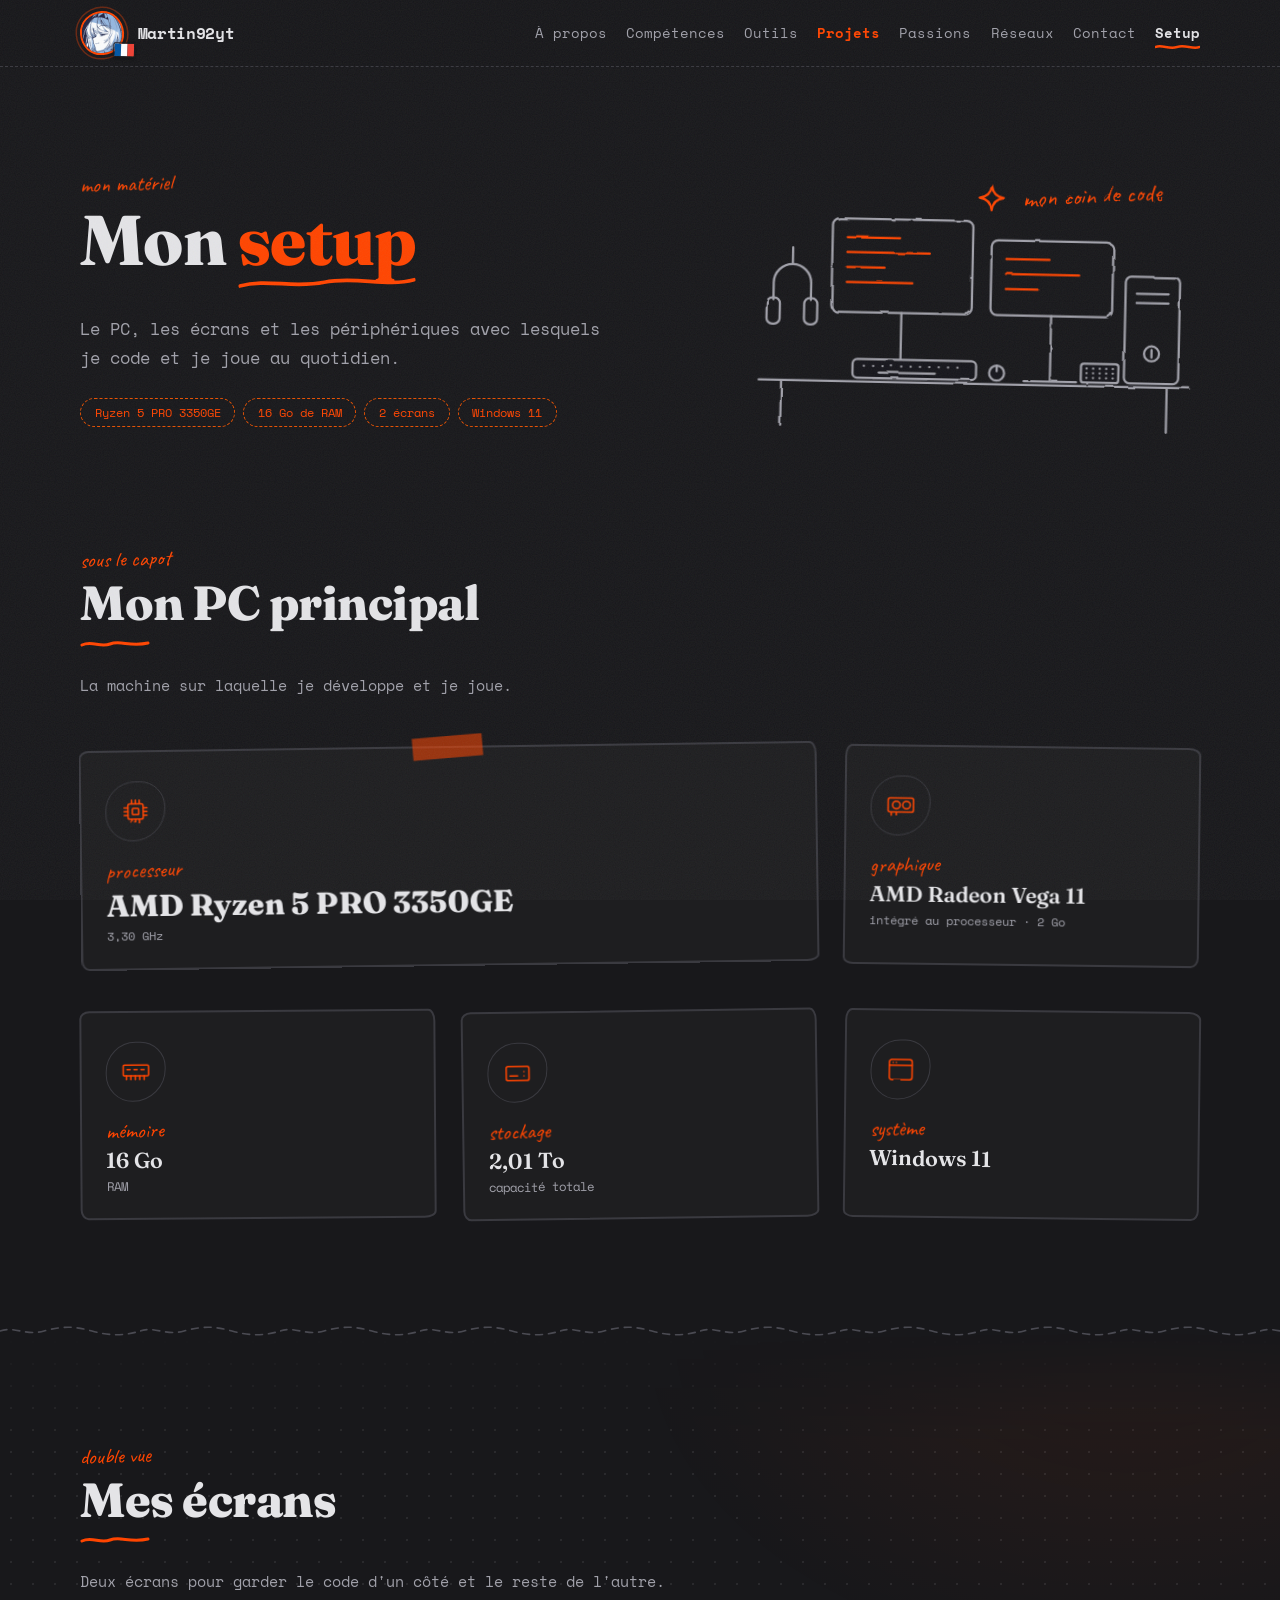
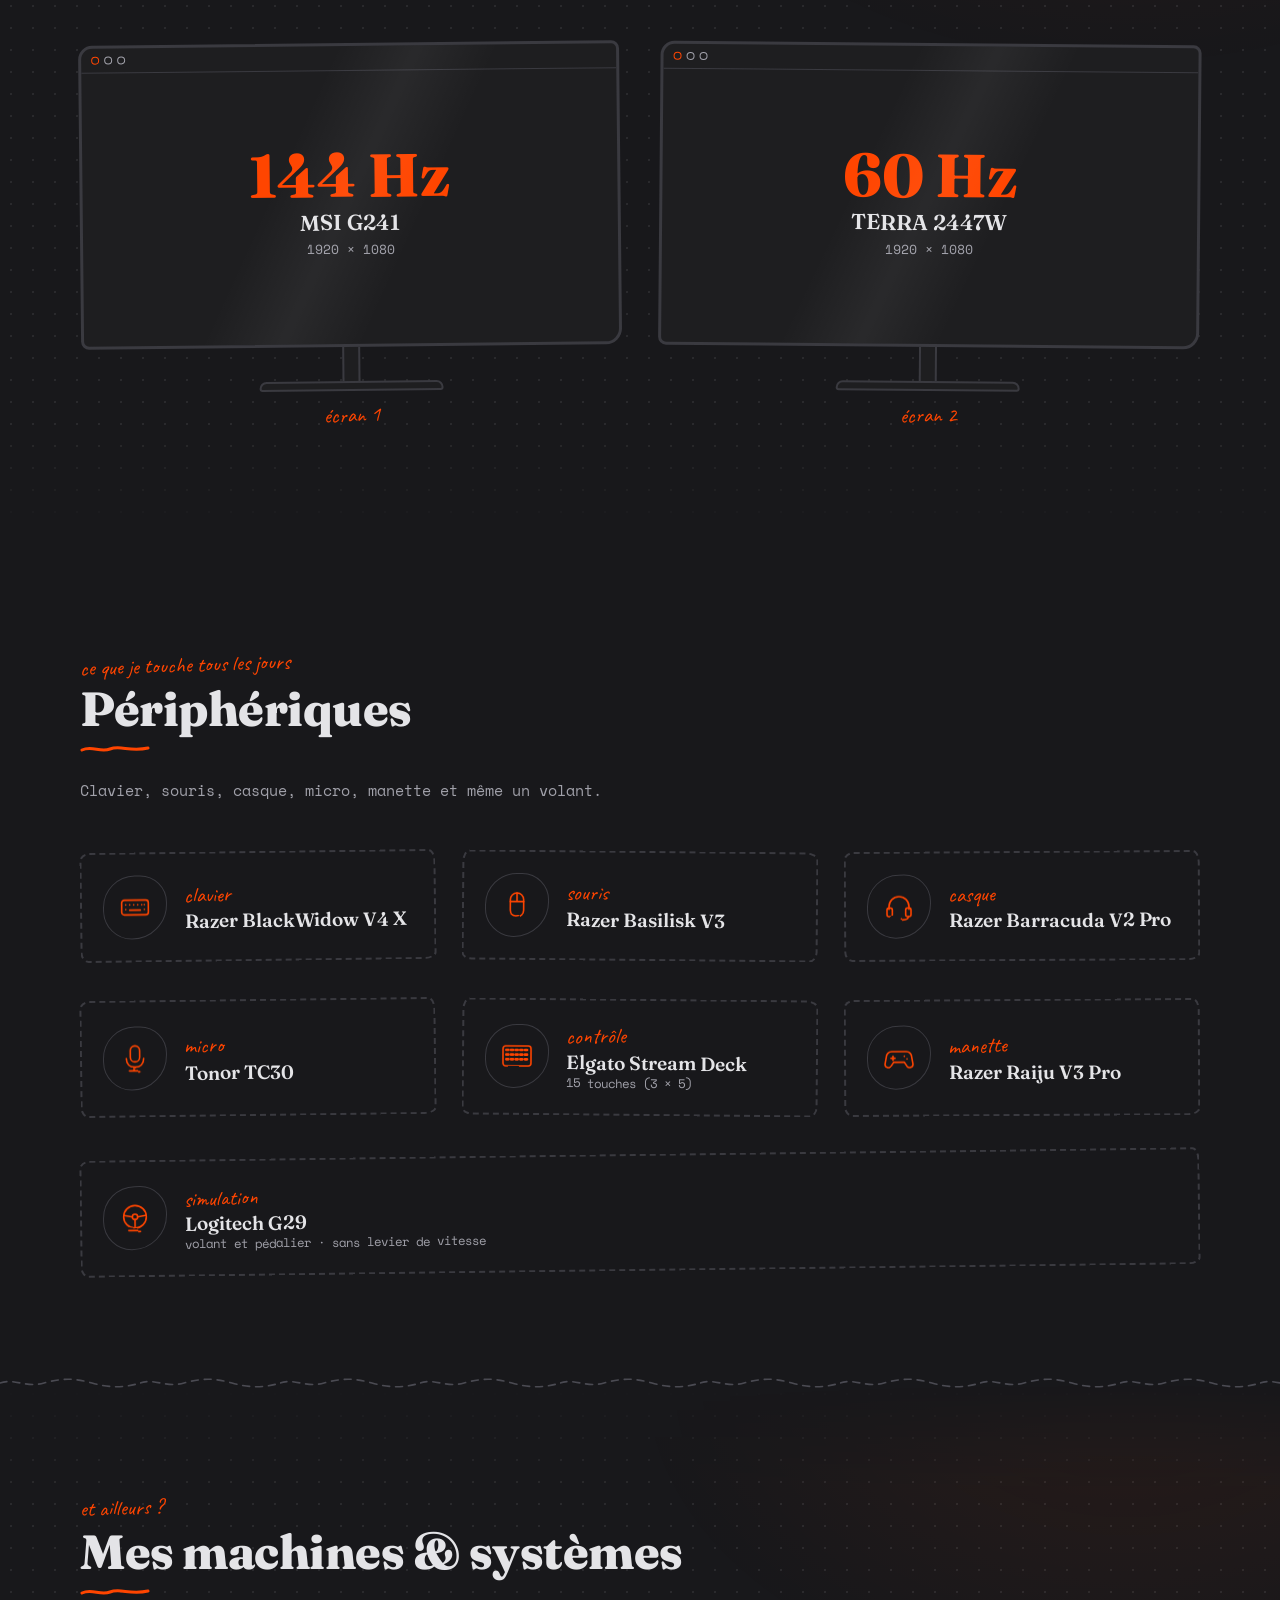
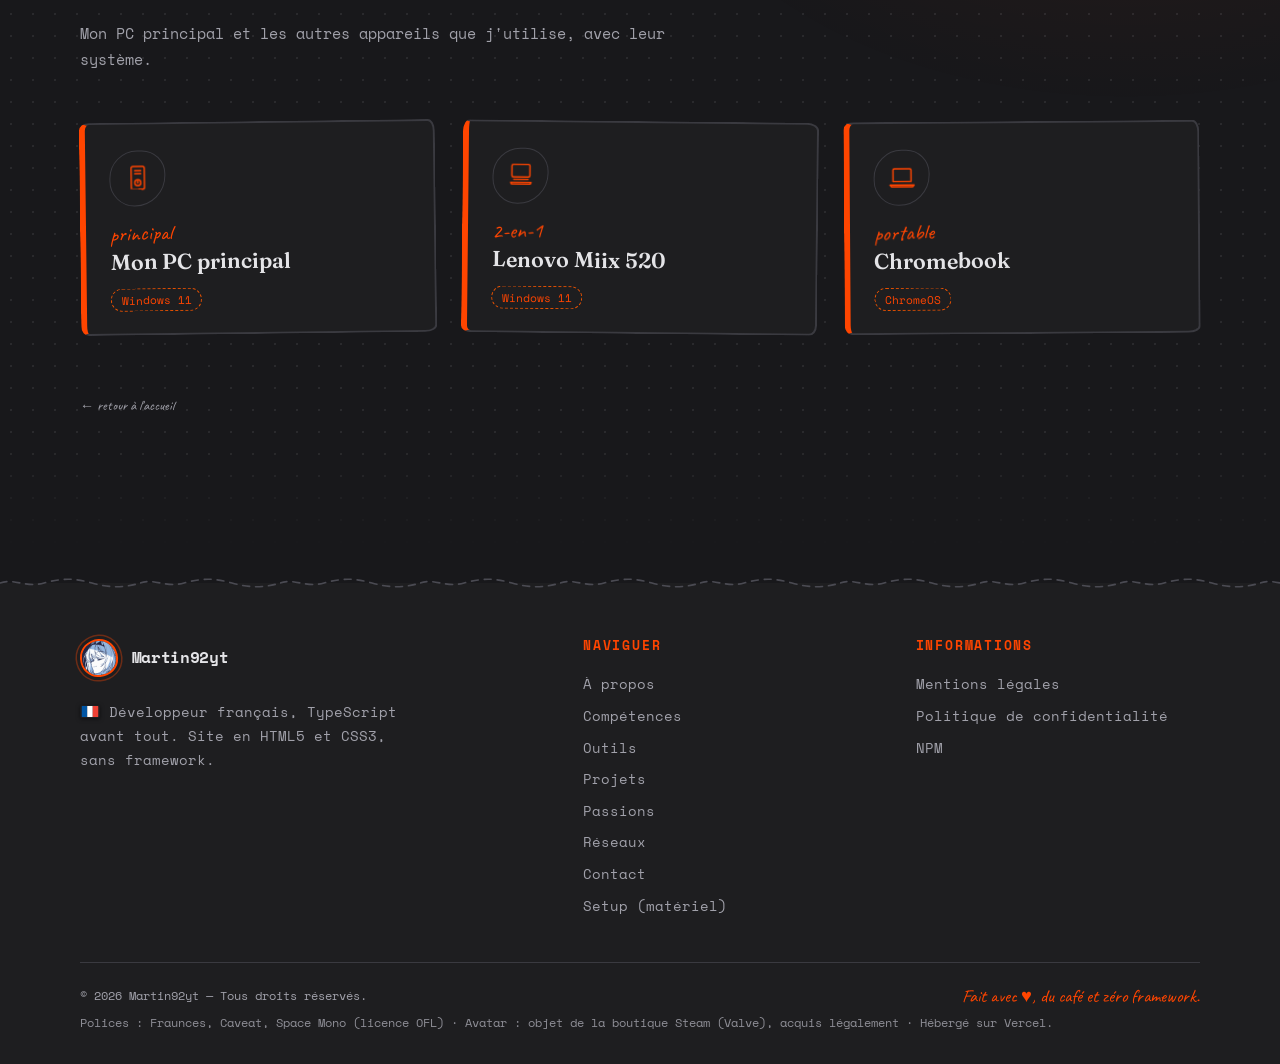
<file: setup.html>
<!DOCTYPE html>
<html lang="fr">
<head>
  <meta charset="UTF-8">
  <meta name="viewport" content="width=device-width, initial-scale=1">
  <title>Setup — Martin92yt</title>
  <meta name="description" content="Le matériel de Martin92yt : PC principal, écrans, clavier, souris, casque, micro, Stream Deck et manette.">
  <meta name="theme-color" content="#18181B">
  <meta name="author" content="Martin92yt">
  <meta name="robots" content="index, follow">

  <meta property="og:type" content="website">
  <meta property="og:site_name" content="Martin92yt">
  <meta property="og:locale" content="fr_FR">
  <meta property="og:title" content="Setup — Martin92yt">
  <meta property="og:description" content="Le matériel de Martin92yt : PC, écrans et périphériques.">
  <meta property="og:image" content="images/avatar.gif">
  <meta name="twitter:card" content="summary">

  <link rel="icon" type="image/gif" href="images/avatar.gif">
  <link rel="apple-touch-icon" href="images/avatar.gif">

  <link rel="stylesheet" href="style.css">
</head>
<body>

<!--
  ╔══════════════════════════════════════════════════════════════════╗
  ║  MODE D'EMPLOI : MODIFIER LE MATÉRIEL SANS RIEN CASSER           ║
  ╠══════════════════════════════════════════════════════════════════╣
  ║  La page a 3 sections. Chaque élément est un bloc à copier,      ║
  ║  modifier ou supprimer (rotations et animations automatiques) :  ║
  ║                                                                  ║
  ║  1) LE PC        → une tuile  <article class="part">             ║
  ║  2) LES ÉCRANS   → un écran   <article class="monitor">          ║
  ║  3) PÉRIPHÉRIQUES→ une étiquette <article class="gadget">        ║
  ║                                                                  ║
  ║  Les composants dont tu ne connais pas encore le modèle          ║
  ║  (boîtier, carte mère, alimentation) ne sont pas affichés :      ║
  ║  un modèle de tuile à décommenter t'attend dans la section PC.   ║
  ║                                                                  ║
  ║  Modèle inconnu ? Écris un texte provisoire, mais vérifie       ║
  ║  tout avant de publier.                                          ║
  ║                                                                  ║
  ║  Icônes disponibles (#nom) : i-tower i-chip i-gpu i-ram i-disk   ║
  ║  i-window i-monitor i-keyboard i-mouse i-pad i-headset i-mic     ║
  ║  i-speaker i-webcam i-gamepad i-deck i-wheel i-laptop i-tablet  ║
  ╚══════════════════════════════════════════════════════════════════╝
-->

<!-- ============ SPRITE D'ICÔNES DESSINÉES À LA MAIN ============ -->
<svg width="0" height="0" style="position:absolute" aria-hidden="true" focusable="false">
  <defs>
    <filter id="rough" x="-5%" y="-5%" width="110%" height="110%">
      <feTurbulence type="fractalNoise" baseFrequency="0.04" numOctaves="2" seed="3" result="n"/>
      <feDisplacementMap in="SourceGraphic" in2="n" scale="2.6"/>
    </filter>

    <symbol id="flag-fr" viewBox="0 0 30 20"><rect width="10" height="20" fill="#0055A4"/><rect x="10" width="10" height="20" fill="#fff"/><rect x="20" width="10" height="20" fill="#EF4135"/></symbol>

    <!-- Le PC -->
    <symbol id="i-tower" viewBox="0 0 48 48"><rect x="13" y="5" width="22" height="38" rx="3"/><path d="M19 12h10M19 17h10"/><circle cx="24" cy="32" r="5"/><path d="M24 29.5v3"/></symbol>
    <symbol id="i-chip" viewBox="0 0 48 48"><rect x="12" y="12" width="24" height="24" rx="3"/><rect x="19" y="19" width="10" height="10" rx="1.5"/><path d="M18 6v6M24 6v6M30 6v6M18 36v6M24 36v6M30 36v6M6 18h6M6 24h6M6 30h6M36 18h6M36 24h6M36 30h6"/></symbol>
    <symbol id="i-gpu" viewBox="0 0 48 48"><rect x="4" y="12" width="40" height="22" rx="3"/><circle cx="17" cy="23" r="6"/><circle cx="33" cy="23" r="6"/><path d="M9 34v5M17 34v5"/></symbol>
    <symbol id="i-ram" viewBox="0 0 48 48"><rect x="4" y="13" width="40" height="17" rx="2"/><path d="M10 20h5M21 20h5M32 20h5M9 30v6M16 30v6M23 30v6M30 30v6M37 30v6"/></symbol>
    <symbol id="i-disk" viewBox="0 0 48 48"><rect x="6" y="14" width="36" height="22" rx="3"/><path d="M12 29h12M34 29h.1M34 22h.1"/></symbol>
    <symbol id="i-laptop" viewBox="0 0 48 48"><path d="M9 31V12a2 2 0 0 1 2-2h26a2 2 0 0 1 2 2v19"/><path d="M9 31h30M4 37h40l-2.5 3h-35z"/></symbol>
    <symbol id="i-tablet" viewBox="0 0 48 48"><rect x="9" y="6" width="30" height="21" rx="2.5"/><path d="M12 31h24M7 36h34l-1.5 3h-31z"/></symbol>
    <symbol id="i-window" viewBox="0 0 48 48"><rect x="6" y="8" width="36" height="32" rx="4"/><path d="M6 17h36M12 12.5h.1M17 12.5h.1"/></symbol>

    <!-- Écrans & périphériques -->
    <symbol id="i-monitor" viewBox="0 0 48 48"><rect x="5" y="8" width="38" height="25" rx="3"/><path d="M18 42h12M24 33v9"/></symbol>
    <symbol id="i-keyboard" viewBox="0 0 48 48"><rect x="4" y="13" width="40" height="22" rx="4"/><path d="M10 20h.1M16 20h.1M22 20h.1M28 20h.1M34 20h.1M38 20h.1M10 27h.1M38 27h.1M16 28h16"/></symbol>
    <symbol id="i-mouse" viewBox="0 0 48 48"><rect x="14" y="6" width="20" height="36" rx="10"/><path d="M24 6v13M14 19h20"/></symbol>
    <symbol id="i-pad" viewBox="0 0 48 48"><rect x="4" y="12" width="40" height="24" rx="6"/><path d="M12 28c6-8 10 4 24-4"/></symbol>
    <symbol id="i-headset" viewBox="0 0 48 48"><path d="M9 28v-4a15 15 0 0 1 30 0v4"/><rect x="6" y="26" width="8" height="13" rx="3"/><rect x="34" y="26" width="8" height="13" rx="3"/><path d="M38 39c0 4-4 5-9 5"/></symbol>
    <symbol id="i-mic" viewBox="0 0 48 48"><rect x="17" y="5" width="14" height="24" rx="7"/><path d="M11 24c0 8 5 13 13 13s13-5 13-13M24 37v7M17 44h14"/></symbol>
    <symbol id="i-speaker" viewBox="0 0 48 48"><rect x="11" y="5" width="26" height="38" rx="4"/><circle cx="24" cy="16" r="3.5"/><circle cx="24" cy="31" r="7"/></symbol>
    <symbol id="i-webcam" viewBox="0 0 48 48"><circle cx="24" cy="19" r="12"/><circle cx="24" cy="19" r="4.5"/><path d="M14 44h20M24 31v13"/></symbol>
    <symbol id="i-gamepad" viewBox="0 0 48 48"><path d="M13 15h22a8 8 0 0 1 8 8l2 11a5 5 0 0 1-9 3l-4-6H16l-4 6a5 5 0 0 1-9-3l2-11a8 8 0 0 1 8-8z"/><path d="M15 22v6M12 25h6M32 22h.1M36 26h.1"/></symbol>
    <symbol id="i-deck" viewBox="0 0 48 48"><rect x="3" y="9" width="42" height="30" rx="4"/><path d="M8 15h3M15 15h3M22 15h3M29 15h3M36 15h3M8 22h3M15 22h3M22 22h3M29 22h3M36 22h3M8 29h3M15 29h3M22 29h3M29 29h3M36 29h3" stroke-width="4"/></symbol>
    <symbol id="i-wheel" viewBox="0 0 48 48"><circle cx="24" cy="22" r="17"/><circle cx="24" cy="22" r="4"/><path d="M8 20l12 2M40 20l-12 2M24 26v14M16 44h16"/></symbol>
  </defs>
</svg>

<a class="skip" href="#top">Aller au contenu</a>
<div class="progress" aria-hidden="true"></div>

<!-- ============ HEADER (identique à index.html, liens vers l'accueil) ============ -->
<header class="site-header">
  <div class="wrap header-in">
    <a class="brand" href="index.html" aria-label="Martin92yt — accueil" title="Martin92yt · Français">
      <span class="brand-avatar">
        <img src="images/avatar.gif" alt="" width="44" height="44" decoding="async">
        <svg class="flag" role="img" aria-label="Drapeau français"><use href="#flag-fr"/></svg>
      </span>
      <span class="brand-name">Martin92yt</span>
    </a>

    <span id="menu" class="menu-anchor" aria-hidden="true"></span>
    <span id="menu-closed" class="menu-anchor" aria-hidden="true"></span>

    <nav class="nav" aria-label="Navigation principale">
      <a href="index.html#a-propos">À propos</a>
      <a href="index.html#competences">Compétences</a>
      <a href="index.html#outils">Outils</a>
      <a href="projets.html" class="nav-page">Projets</a>
      <a href="index.html#passions">Passions</a>
      <a href="index.html#reseaux">Réseaux</a>
      <a href="index.html#discord">Contact</a>
      <a href="setup.html" class="nav-page" aria-current="page">Setup</a>
    </nav>

    <a class="menu-backdrop" href="#menu-closed" aria-label="Fermer le menu" tabindex="-1"></a>
    <a class="burger burger-open" href="#menu" aria-label="Ouvrir le menu"><span></span><span></span><span></span></a>
    <a class="burger burger-close" href="#menu-closed" aria-label="Fermer le menu"><span></span><span></span></a>
  </div>
</header>

<main id="top">

  <!-- ============ INTRO + DESSIN DU BUREAU ============ -->
  <section class="page-hero">
    <div class="wrap hero-grid">
      <div class="hero-text">
        <p class="hand kicker">mon matériel</p>
        <h1>Mon <em>setup</em></h1>
        <p class="lead">Le PC, les écrans et les périphériques avec lesquels je code et je joue au quotidien.</p>
        <!-- Résumé rapide : modifie ou supprime les <span> -->
        <p class="tags glance"><span>Ryzen 5 PRO 3350GE</span><span>16 Go de RAM</span><span>2 écrans</span><span>Windows 11</span></p>
      </div>

      <!-- Dessin décoratif : deux écrans, une tour, un clavier, une souris, un Stream Deck, un casque -->
      <svg class="scene" viewBox="0 0 480 290" role="img" aria-label="Dessin de mon bureau : deux écrans, une tour, un clavier, une souris, un Stream Deck et un casque.">
        <path d="M10 236h460M34 236v48M446 236v48"/>
        <!-- casque suspendu -->
        <path d="M44 112V94"/>
        <path d="M24 150v-18a20 20 0 0 1 40 0v18"/>
        <rect x="17" y="148" width="14" height="28" rx="6"/>
        <rect x="57" y="148" width="14" height="28" rx="6"/>
        <!-- écran 1 -->
        <rect x="86" y="62" width="150" height="100" rx="7"/>
        <path d="M161 162v70M132 232h58"/>
        <path class="acc" d="M102 82h56M102 98h88M102 114h40M102 130h70"/>
        <!-- écran 2 -->
        <rect x="256" y="82" width="130" height="80" rx="7"/>
        <path d="M321 162v70M293 232h56"/>
        <path class="acc" d="M272 102h46M272 118h78M272 134h34"/>
        <!-- tour -->
        <rect x="400" y="118" width="58" height="114" rx="6"/>
        <path d="M412 136h34M412 146h34M429 196v8"/>
        <circle cx="429" cy="200" r="8"/>
        <!-- clavier, souris, Stream Deck -->
        <rect class="fl" x="110" y="212" width="132" height="20" rx="5"/>
        <path d="M122 219h.1M132 219h.1M142 219h.1M152 219h.1M162 219h.1M172 219h.1M182 219h.1M192 219h.1M202 219h.1M212 219h.1M222 219h.1M138 226h60"/>
        <rect class="fl" x="256" y="216" width="16" height="16" rx="8"/>
        <path d="M264 216v6"/>
        <rect class="fl" x="354" y="212" width="40" height="20" rx="3"/>
        <path d="M360 217h.1M367 217h.1M374 217h.1M381 217h.1M388 217h.1M360 222h.1M367 222h.1M374 222h.1M381 222h.1M388 222h.1M360 227h.1M367 227h.1M374 227h.1M381 227h.1M388 227h.1"/>
        <!-- petits détails -->
        <path class="acc" d="M255 24c1 8 5 12 13 13-8 1-12 5-13 13-1-8-5-12-13-13 8-1 12-5 13-13z"/>
        <text x="288" y="46" transform="rotate(-4 288 46)">mon coin de code</text>
      </svg>
    </div>
  </section>

  <!-- ============ LE PC ============ -->
  <section id="pc" class="section">
    <div class="wrap">
      <header class="section-head reveal">
        <p class="hand kicker">sous le capot</p>
        <h2>Mon PC principal</h2>
        <p class="section-sub">La machine sur laquelle je développe et je joue.</p>
      </header>

      <div class="parts">

        <!-- ========== TUILE = un <article class="part reveal"> ==========
             <span class="hand k"> = petit titre · <b> = valeur principale · <small> = détail (facultatif).
             class="part part-lead" = tuile double largeur. -->
        <article class="part part-lead reveal">
          <span class="tape"></span>
          <span class="tool-ico"><svg class="ico"><use href="#i-chip"/></svg></span>
          <span class="hand k">processeur</span>
          <b>AMD Ryzen 5 PRO 3350GE</b>
          <small>3,30 GHz</small>
        </article>

        <article class="part reveal">
          <span class="tool-ico"><svg class="ico"><use href="#i-gpu"/></svg></span>
          <span class="hand k">graphique</span>
          <b>AMD Radeon Vega 11</b>
          <small>intégré au processeur · 2 Go</small>
        </article>

        <article class="part reveal">
          <span class="tool-ico"><svg class="ico"><use href="#i-ram"/></svg></span>
          <span class="hand k">mémoire</span>
          <b>16 Go</b>
          <small>RAM</small>
        </article>

        <article class="part reveal">
          <span class="tool-ico"><svg class="ico"><use href="#i-disk"/></svg></span>
          <span class="hand k">stockage</span>
          <b>2,01 To</b>
          <small>capacité totale</small>
        </article>

        <article class="part reveal">
          <span class="tool-ico"><svg class="ico"><use href="#i-window"/></svg></span>
          <span class="hand k">système</span>
          <b>Windows 11</b>
        </article>

        <!-- À AJOUTER quand tu connais les modèles (décommente et complète) :
             carte mère, alimentation, boîtier, refroidissement…
        <article class="part reveal">
          <span class="tool-ico"><svg class="ico"><use href="#i-tower"/></svg></span>
          <span class="hand k">boîtier</span>
          <b>Modèle du boîtier</b>
        </article>
        -->

      </div>
    </div>
  </section>

  <!-- ============ LES ÉCRANS ============ -->
  <section id="ecrans" class="section band">
    <div class="wrap">
      <header class="section-head reveal">
        <p class="hand kicker">double vue</p>
        <h2>Mes écrans</h2>
        <p class="section-sub">Deux écrans pour garder le code d'un côté et le reste de l'autre.</p>
      </header>

      <div class="screens">

        <!-- ========== ÉCRAN = un <article class="monitor reveal"> ==========
             m-hz = fréquence · m-name = modèle · m-res = résolution -->
        <article class="monitor reveal">
          <div class="screen">
            <div class="win"><i></i><i></i><i></i></div>
            <div class="screen-body">
              <span class="m-hz">144 Hz</span>
              <span class="m-name">MSI G241</span>
              <span class="m-res">1920 × 1080</span>
            </div>
          </div>
          <span class="m-neck"></span><span class="m-foot"></span>
          <p class="hand m-label">écran 1</p>
        </article>

        <article class="monitor reveal">
          <div class="screen">
            <div class="win"><i></i><i></i><i></i></div>
            <div class="screen-body">
              <span class="m-hz">60 Hz</span>
              <span class="m-name">TERRA 2447W</span>
              <span class="m-res">1920 × 1080</span>
            </div>
          </div>
          <span class="m-neck"></span><span class="m-foot"></span>
          <p class="hand m-label">écran 2</p>
        </article>

      </div>
    </div>
  </section>

  <!-- ============ PÉRIPHÉRIQUES ============ -->
  <section id="peripheriques" class="section">
    <div class="wrap">
      <header class="section-head reveal">
        <p class="hand kicker">ce que je touche tous les jours</p>
        <h2>Périphériques</h2>
        <p class="section-sub">Clavier, souris, casque, micro, manette et même un volant.</p>
      </header>

      <div class="gadgets">

        <!-- ========== ÉTIQUETTE = un <article class="gadget reveal"> ==========
             Mets le nom complet dans <b> (ex. : « Razer BlackWidow V4 »)
             et supprime la ligne <small> si tu n'en as plus besoin. -->
        <article class="gadget reveal">
          <span class="tool-ico"><svg class="ico"><use href="#i-keyboard"/></svg></span>
          <div><span class="hand k">clavier</span><b>Razer BlackWidow V4 X</b></div>
        </article>

        <article class="gadget reveal">
          <span class="tool-ico"><svg class="ico"><use href="#i-mouse"/></svg></span>
          <div><span class="hand k">souris</span><b>Razer Basilisk V3</b></div>
        </article>

        <article class="gadget reveal">
          <span class="tool-ico"><svg class="ico"><use href="#i-headset"/></svg></span>
          <div><span class="hand k">casque</span><b>Razer Barracuda V2 Pro</b></div>
        </article>

        <article class="gadget reveal">
          <span class="tool-ico"><svg class="ico"><use href="#i-mic"/></svg></span>
          <div><span class="hand k">micro</span><b>Tonor TC30</b></div>
        </article>

        <article class="gadget reveal">
          <span class="tool-ico"><svg class="ico"><use href="#i-deck"/></svg></span>
          <div><span class="hand k">contrôle</span><b>Elgato Stream Deck</b><small>15 touches (3 × 5)</small></div>
        </article>

        <article class="gadget reveal">
          <span class="tool-ico"><svg class="ico"><use href="#i-gamepad"/></svg></span>
          <div><span class="hand k">manette</span><b>Razer Raiju V3 Pro</b></div>
        </article>

        <article class="gadget gadget-wide reveal">
          <span class="tool-ico"><svg class="ico"><use href="#i-wheel"/></svg></span>
          <div><span class="hand k">simulation</span><b>Logitech G29</b><small>volant et pédalier · sans levier de vitesse</small></div>
        </article>

      </div>

    </div>
  </section>

  <!-- ============ MES AUTRES MACHINES (fin de page) ============ -->
  <section id="machines" class="section band">
    <div class="wrap">
      <header class="section-head reveal">
        <p class="hand kicker">et ailleurs ?</p>
        <h2>Mes machines &amp; systèmes</h2>
        <p class="section-sub">Mon PC principal et les autres appareils que j'utilise, avec leur système.</p>
      </header>

      <div class="devices">

        <!-- ========== APPAREIL = un <article class="device reveal"> ==========
             <span class="hand k"> = petit titre · <b> = nom · <p class="tags"> = système (un ou plusieurs <span>) -->
        <article class="device reveal">
          <span class="tool-ico"><svg class="ico"><use href="#i-tower"/></svg></span>
          <span class="hand k">principal</span>
          <b>Mon PC principal</b>
          <p class="tags"><span>Windows 11</span></p>
        </article>

        <article class="device reveal">
          <span class="tool-ico"><svg class="ico"><use href="#i-tablet"/></svg></span>
          <span class="hand k">2-en-1</span>
          <b>Lenovo Miix 520</b>
          <p class="tags"><span>Windows 11</span></p>
        </article>

        <article class="device reveal">
          <span class="tool-ico"><svg class="ico"><use href="#i-laptop"/></svg></span>
          <span class="hand k">portable</span>
          <b>Chromebook</b>
          <p class="tags"><span>ChromeOS</span></p>
        </article>

      </div>

      <p class="hand" style="margin-top:3.5rem">
        <a href="index.html" class="link">← retour à l'accueil</a>
      </p>
    </div>
  </section>

</main>

<!-- ============ FOOTER ============ -->
<footer class="site-footer">
  <div class="wrap footer-grid">
    <div class="f-brand">
      <a class="brand brand-sm" href="index.html" aria-label="Martin92yt — accueil">
        <span class="brand-avatar">
          <img src="images/avatar.gif" alt="" width="38" height="38" loading="lazy" decoding="async">
        </span>
        <span class="brand-name">Martin92yt</span>
      </a>
      <p><svg class="flag flag-inline" role="img" aria-label="Drapeau français"><use href="#flag-fr"/></svg>Développeur français, TypeScript avant tout. Site en HTML5 et CSS3, sans framework.</p>
    </div>

    <nav class="f-col" aria-label="Plan du site">
      <h4>Naviguer</h4>
      <a href="index.html#a-propos">À propos</a>
      <a href="index.html#competences">Compétences</a>
      <a href="index.html#outils">Outils</a>
      <a href="projets.html">Projets</a>
      <a href="index.html#passions">Passions</a>
      <a href="index.html#reseaux">Réseaux</a>
      <a href="index.html#discord">Contact</a>
      <a href="setup.html" aria-current="page">Setup (matériel)</a>
    </nav>

    <nav class="f-col" aria-label="Informations légales">
      <h4>Informations</h4>
      <a href="index.html#mentions-legales">Mentions légales</a>
      <a href="index.html#confidentialite">Politique de confidentialité</a>
      <a href="https://www.npmjs.com/package/dragons-of-legends.js" target="_blank" rel="noopener">NPM</a>
    </nav>
  </div>

  <div class="wrap f-bottom">
    <p>© 2026 Martin92yt — Tous droits réservés.</p>
    <p class="hand">Fait avec ♥, du café et zéro framework.</p>
    <p class="credits">Polices : Fraunces, Caveat, Space Mono (licence OFL) · Avatar : objet de la boutique Steam (Valve), acquis légalement · Hébergé sur Vercel.</p>
  </div>
</footer>

<!-- Apparition au défilement (facultatif : sans ce script, tout reste visible) -->
<script>
(function () {
  if (!('IntersectionObserver' in window)) return;
  var items = document.querySelectorAll('.reveal');
  if (!items.length) return;
  try {
    var io = new IntersectionObserver(function (entries) {
      entries.forEach(function (e) {
        if (e.isIntersecting) { e.target.classList.add('in'); io.unobserve(e.target); }
      });
    }, { threshold: 0.1, rootMargin: '0px 0px -6% 0px' });
    document.documentElement.classList.add('io');
    items.forEach(function (el) { io.observe(el); });
  } catch (err) {
    document.documentElement.classList.remove('io');
  }
})();
</script>

</body>
</html>
</file>
<file: style.css>
/* ---------- Polices (hébergées localement, dossier fonts/) ---------- */
@font-face { font-family: "Fraunces"; src: url("fonts/Fraunces.ttf") format("truetype"); font-weight: 100 900; font-style: normal; font-display: swap; }
@font-face { font-family: "Caveat"; src: url("fonts/Caveat.ttf") format("truetype"); font-weight: 400 700; font-style: normal; font-display: swap; }
@font-face { font-family: "Space Mono"; src: url("fonts/SpaceMono-Regular.ttf") format("truetype"); font-weight: 400; font-style: normal; font-display: swap; }
@font-face { font-family: "Space Mono"; src: url("fonts/SpaceMono-Bold.ttf") format("truetype"); font-weight: 700; font-style: normal; font-display: swap; }

/* =====================================================
   PORTFOLIO
   HTML5 + CSS3 pur (un mini filet de sécurité JS est
   fourni dans index.html pour l'apparition au scroll
   sur les vieux navigateurs, et il est facultatif).
   ===================================================== */

/* ---------- 1. Variables ---------- */
:root {
  --bg: #18181B;
  --bg-2: #1E1E20;
  --bg-3: #252529;
  --line: #3a3a40;
  --accent: #FF4500;
  --accent-2: #E65100;
  --text: #E4E4E7;
  --muted: #A1A1AA;
  /* Bleu "Discord", utilisé uniquement en touche secondaire dans la section Discord */
  --blurple: #5865F2;
  --blurple-dark: #4752C4;
  --blurple-soft: #99A2FF;

  --font-title: "Fraunces", Georgia, "Times New Roman", serif;
  --font-hand: "Caveat", "Segoe Print", "Bradley Hand", cursive;
  --font-body: "Space Mono", ui-monospace, "SFMono-Regular", Menlo, Consolas, monospace;

  /* Petits éléments (boutons, pastilles) : coins très arrondis, un peu irréguliers */
  --pill: 255px 15px 225px 15px / 15px 225px 15px 255px;
  --pill-2: 15px 225px 15px 255px / 225px 15px 255px 15px;
  /* Grandes cartes : coins discrets et à peine irréguliers (les grands rayons déformaient les bords) */
  --wobbly: 10px 7px 12px 8px / 8px 12px 7px 10px;
  --wobbly-2: 7px 12px 8px 10px / 12px 8px 10px 7px;
  --ease: cubic-bezier(.2, .8, .2, 1);

  /* Trait de soulignement façon crayon (réutilisé partout) */
  --scribble: url("data:image/svg+xml,%3Csvg xmlns='http://www.w3.org/2000/svg' viewBox='0 0 100 6' preserveAspectRatio='none'%3E%3Cpath d='M1 3c15-3 30 3 48 0s35 3 50 0' fill='none' stroke='%23FF4500' stroke-width='2.4' stroke-linecap='round'/%3E%3C/svg%3E");

}

/* ---------- 2. Base ---------- */
*, *::before, *::after { box-sizing: border-box; }

html { scroll-behavior: smooth; scroll-padding-top: 80px; }

body {
  margin: 0;
  background: var(--bg);
  color: var(--text);
  font-family: var(--font-body);
  font-size: 15px;
  line-height: 1.75;
  -webkit-font-smoothing: antialiased;
  overflow-x: hidden;
  animation: page-in .9s ease-out backwards;   /* apparition globale de la page */
}

/* Grain de papier très discret */
body::before {
  content: "";
  position: fixed; inset: 0;
  pointer-events: none;
  z-index: 100;
  opacity: .06;
  background-image: url("data:image/svg+xml,%3Csvg xmlns='http://www.w3.org/2000/svg' width='220' height='220'%3E%3Cfilter id='n'%3E%3CfeTurbulence type='fractalNoise' baseFrequency='.85' numOctaves='2' stitchTiles='stitch'/%3E%3C/filter%3E%3Crect width='100%25' height='100%25' filter='url(%23n)'/%3E%3C/svg%3E");
}

img, svg { max-width: 100%; }
a { color: inherit; text-decoration: none; }
p { margin: 0 0 1em; }
ul { margin: 0; padding: 0; list-style: none; }

h1, h2, h3, h4 {
  font-family: var(--font-title);
  line-height: 1.1;
  margin: 0 0 .5em;
  letter-spacing: -.01em;
}
h1 { font-size: clamp(2.4rem, 6vw, 4.4rem); font-weight: 800; }
h2 { font-size: clamp(2rem, 4.5vw, 3rem); font-weight: 800; }
h3 { font-size: 1.3rem; font-weight: 600; }
h1 em { font-style: normal; color: var(--accent); position: relative; white-space: nowrap; }
h1 em::after {
  content: "";
  position: absolute; left: 0; right: 0; bottom: -.12em; height: .22em;
  background: no-repeat center/100% 100% url("data:image/svg+xml,%3Csvg xmlns='http://www.w3.org/2000/svg' viewBox='0 0 200 12' preserveAspectRatio='none'%3E%3Cpath d='M2 8c30-6 60 2 95-3s70 4 101-2' fill='none' stroke='%23FF4500' stroke-width='3' stroke-linecap='round'/%3E%3C/svg%3E");
  transform-origin: left;
  animation: scribble 1s .9s var(--ease) both;
}

.wrap { width: min(1120px, 100% - 2.5rem); margin-inline: auto; }

.hand {
  font-family: var(--font-hand);
  font-size: 1.35rem;
  line-height: 1.2;
  color: var(--accent);
}

:focus-visible { outline: 2px dashed var(--accent); outline-offset: 4px; }
::selection { background: var(--accent); color: #fff; }

.skip {
  position: absolute; left: -999px; top: 8px;
  background: var(--accent); color: #fff; padding: .5rem 1rem; z-index: 200;
}
.skip:focus { left: 8px; }

/* ---------- 3. Icônes ---------- */
.ico {
  width: 1.3em; height: 1.3em;
  fill: none;
  stroke: currentColor;
  stroke-width: 2.4;
  stroke-linecap: round;
  stroke-linejoin: round;
  filter: url(#rough);           /* effet "trait de crayon" */
  vertical-align: -.25em;
  flex: none;
}
.ico-xl { width: 72px; height: 72px; color: var(--accent); stroke-width: 1.7; }

/* ---------- 4. Barre de progression (très fine) ---------- */
.progress {
  display: none;
  position: fixed; top: 0; left: 0; right: 0; z-index: 60;
  height: 2px;
  background: var(--accent);
  opacity: .85;
  transform-origin: left;
  scale: 0 1;
  pointer-events: none;
}
@supports (animation-timeline: scroll()) {
  .progress {
    display: block;
    animation: progress linear both;
    animation-timeline: scroll(root block);
  }
}

/* ---------- 5. Header & marque ---------- */
.site-header {
  position: sticky; top: 0; z-index: 50;
  background: rgba(24, 24, 27, .82);
  backdrop-filter: blur(10px);
  -webkit-backdrop-filter: blur(10px);
  border-bottom: 1px dashed var(--line);
  animation: drop-in .8s var(--ease) .1s backwards;
}
.header-in {
  display: flex; align-items: center; gap: 1.1rem;
  min-height: 66px;
}

/* Marque : [avatar] @pseudo */
.brand {
  display: inline-flex; align-items: center; gap: .85rem;
  font-family: var(--font-body); font-weight: 700; font-size: 1.02rem; letter-spacing: -.02em;
  -webkit-tap-highlight-color: transparent;
}
.brand-avatar {
  position: relative; flex: none;
  width: 44px; height: 44px;
  transform: rotate(-4deg);
  transition: transform .4s var(--ease);
}
.brand:hover .brand-avatar { transform: rotate(3deg) scale(1.08); }
/* Médaillon au trait légèrement irrégulier, cerclé d'orange */
.brand-avatar img {
  display: block; width: 100%; height: 100%; object-fit: cover;
  background: var(--bg-3);
  border: 2px solid var(--accent);
  border-radius: 52% 48% 50% 46% / 48% 52% 46% 50%;
  box-shadow: 0 0 0 3px var(--bg), 0 0 0 4.5px rgba(255, 69, 0, .35);
}
.brand-name { transition: color .25s; }
.brand:hover .brand-name { color: #fff; }
.brand-sm { font-size: .98rem; }
.brand-sm .brand-avatar { width: 38px; height: 38px; }
.brand-sm .brand-avatar img { box-shadow: 0 0 0 3px var(--bg-2), 0 0 0 4.5px rgba(255, 69, 0, .35); }

/* Petit drapeau français, collé en bas à droite de l'avatar */
.flag {
  display: block; width: 22px; height: 15px;
  border-radius: 2px;
  border: 1.5px solid var(--bg);
  box-shadow: 0 1px 4px rgba(0, 0, 0, .5);
}
.brand-avatar .flag { position: absolute; right: -10px; bottom: -4px; transform: rotate(6deg); }
.flag-inline { display: inline-block; width: 20px; height: 13px; margin-right: .55rem; vertical-align: -1px; border-color: var(--bg-2); }

.nav { display: flex; gap: 1.2rem; margin-left: auto; }
.nav a {
  position: relative;
  color: var(--muted);
  font-size: .86rem;
  padding: .2rem 0;
  transition: color .25s;
}
.nav a::after {
  content: "";
  position: absolute; left: 0; bottom: -2px;
  width: 100%; height: 6px;
  background: no-repeat left/0 100% var(--scribble);
  transition: background-size .45s var(--ease);
}
.nav a:hover { color: var(--text); }
.nav a:hover::after { background-size: 100% 100%; }
/* Lien vers l'autre page du site, et page courante */
.nav a.nav-page { color: var(--accent); font-weight: 700; }
.nav a[aria-current="page"] { color: var(--text); }
.nav a[aria-current="page"]::after { background-size: 100% 100%; }

/* Éléments du menu mobile : cachés sur ordinateur */
.menu-anchor { position: fixed; top: 0; left: 0; width: 1px; height: 1px; visibility: hidden; pointer-events: none; }
.burger, .menu-backdrop { display: none; }

/* ---------- 6. Sections & second fond ---------- */
.section { padding: clamp(4rem, 9vw, 7rem) 0; position: relative; }
.section-head { margin-bottom: 3rem; max-width: 640px; }
.section-head h2::after {
  content: ""; display: block; width: 70px; height: 8px; margin-top: .6rem;
  background: no-repeat center/100% 100% url("data:image/svg+xml,%3Csvg xmlns='http://www.w3.org/2000/svg' viewBox='0 0 70 8'%3E%3Cpath d='M2 5c10-5 18 3 28-1s20 3 38-1' fill='none' stroke='%23FF4500' stroke-width='3' stroke-linecap='round'/%3E%3C/svg%3E");
}
.section-sub { color: var(--muted); margin-top: 1.2rem; }
.kicker { margin: 0 0 .3rem; transform: rotate(-2deg); display: inline-block; }

/* Sections "papier quadrillé" : points discrets + halo chaud très léger,
   fondus en haut et en bas pour éviter tout bord net. */
.band { isolation: isolate; --glow: 88% 0%; }
#projets { --glow: 8% 100%; }
#discord { --glow: 50% 0%; --glow-c: 88, 101, 242; }
.band::before {
  content: "";
  position: absolute; inset: 0; z-index: -1; pointer-events: none;
  background:
    radial-gradient(55% 60% at var(--glow), rgba(var(--glow-c, 255, 69, 0), .07), transparent 70%),
    radial-gradient(rgba(228, 228, 231, .09) 1px, transparent 1.3px) 0 0 / 22px 22px;
  -webkit-mask-image: linear-gradient(transparent, #000 14%, #000 86%, transparent);
          mask-image: linear-gradient(transparent, #000 14%, #000 86%, transparent);
}

/* Séparateurs ondulés. Ils glissent très lentement sur l'axe X :
   le motif fait exactement 140 px, donc la boucle est parfaitement continue. */
.band::after,
.site-footer::before {
  content: "";
  position: absolute; top: -6px; left: 0; right: 0; height: 12px; z-index: 1; pointer-events: none;
  background: repeat-x 0 50% / 140px 12px url("data:image/svg+xml,%3Csvg xmlns='http://www.w3.org/2000/svg' viewBox='0 0 140 12'%3E%3Cpath d='M0 6C14 1 26 11 44 6S74 1 92 6 124 11 140 6' fill='none' stroke='%234a4a52' stroke-width='1.6' stroke-linecap='round' stroke-dasharray='7 6'/%3E%3C/svg%3E");
  animation: drift 16s linear infinite;
}
.site-footer::before { animation-direction: reverse; animation-duration: 22s; }

/* ---------- 7. Boutons & liens ---------- */
.btn {
  position: relative;
  display: inline-flex; align-items: center; gap: .6rem;
  font-family: var(--font-body); font-weight: 700; font-size: .92rem;
  padding: .85rem 1.5rem;
  border: 2px solid var(--accent);
  border-radius: var(--pill);
  color: var(--text);
  transition: transform .3s var(--ease), background .3s, color .3s;
  isolation: isolate;
}
/* second tracé, décalé : effet "recopié au crayon" */
.btn::before {
  content: "";
  position: absolute; inset: -5px -4px -4px -5px;
  border: 1.5px solid var(--accent-2);
  border-radius: var(--pill-2);
  opacity: 0;
  transform: scale(.94) rotate(-1.5deg);
  transition: opacity .3s, transform .45s var(--ease);
  z-index: -1;
}
.btn:hover { transform: translateY(-2px) rotate(-.8deg); }
.btn:hover::before { opacity: 1; transform: scale(1) rotate(0); }
.btn .ico { transition: transform .3s var(--ease); }
.btn:hover .ico { transform: translateX(5px); }

.btn-primary { background: var(--accent); color: #fff; }
.btn-primary:hover { background: var(--accent-2); border-color: var(--accent-2); }
.btn-ghost { background: transparent; border-color: var(--line); color: var(--text); }
.btn-ghost:hover { border-color: var(--accent); }

.link {
  position: relative; display: inline-block;
  color: var(--muted); font-size: .88rem; padding: .2rem 0;
  transition: color .25s;
}
.link::after {
  content: ""; position: absolute; left: 0; bottom: -2px; width: 100%; height: 6px;
  background: no-repeat left/0 100% var(--scribble);
  transition: background-size .45s var(--ease);
}
.link:hover { color: var(--text); }
.link:hover::after { background-size: 100% 100%; }

/* ---------- 8. Hero / À propos ---------- */
.hero { padding-top: clamp(3rem, 8vw, 6rem); }
.hero-grid { display: grid; grid-template-columns: 1.35fr 1fr; gap: 4rem; align-items: center; }
.lead { font-size: 1.05rem; color: var(--text); }
.hero-text p:not(.lead):not(.kicker) { color: var(--muted); }
.hero-text strong { color: var(--accent); font-weight: 700; }
.hero-cta { display: flex; flex-wrap: wrap; gap: 1.2rem; align-items: center; margin-top: 2rem; }

/* Entrée en cascade au chargement (fonctionne dans tous les navigateurs) */
.hero-text > * { animation: rise .9s var(--ease) both; }
.hero-text > :nth-child(1) { animation-delay: .25s; }
.hero-text > :nth-child(2) { animation-delay: .37s; }
.hero-text > :nth-child(3) { animation-delay: .49s; }
.hero-text > :nth-child(4) { animation-delay: .61s; }
.hero-text > :nth-child(5) { animation-delay: .73s; }
.portrait { animation: rise 1s var(--ease) .55s both; }

.portrait { margin: 0; position: relative; justify-self: center; }
.polaroid {
  background: #ececec;
  padding: 1rem 1rem .7rem;
  transform: rotate(3deg);
  box-shadow: 0 18px 40px rgba(0,0,0,.5);
  width: min(320px, 78vw);
  transition: transform .5s var(--ease);
}
.polaroid:hover { transform: rotate(0deg) scale(1.02); }
.polaroid-img {
  position: relative;
  background: var(--bg-2);
  aspect-ratio: 1;
  overflow: hidden;
}
/* Le dessin sert de secours : il est recouvert par l'avatar une fois chargé */
.polaroid-img .doodle {
  position: absolute; inset: 6%;
  width: 88%; height: 88%;
  fill: none; stroke: var(--text); stroke-width: 2.6;
  stroke-linecap: round; stroke-linejoin: round;
  filter: url(#rough);
}
.polaroid-img .doodle circle { stroke: var(--accent); }
.polaroid-img img {
  position: relative; z-index: 1;
  display: block; width: 100%; height: 100%;
  object-fit: cover;
}
.polaroid figcaption { color: #333; text-align: center; padding-top: .6rem; }
.tape {
  position: absolute; top: -14px; left: 50%;
  width: 90px; height: 26px; margin-left: -45px;
  background: rgba(255, 69, 0, .55);
  transform: rotate(-4deg);
  z-index: 2;
}
.note-arrow { position: absolute; right: -10px; bottom: -34px; transform: rotate(-5deg); color: var(--muted); font-size: 1.15rem; margin: 0; }

/* ---------- 9. Compétences ---------- */
.chips { display: flex; flex-wrap: wrap; gap: 1.2rem; }
/* Grille unifiée : toutes les technologies au même format */
.chips-grid { display: grid; grid-template-columns: repeat(auto-fill, minmax(215px, 1fr)); gap: 1.2rem; }

.chip {
  display: grid; grid-template-columns: auto 1fr; column-gap: .9rem;
  align-items: center;
  padding: 1rem 1.4rem 1rem 1.1rem;
  background: var(--bg-2);
  border: 2px solid var(--line);
  border-radius: var(--pill);
  transition: transform .35s var(--ease), border-color .3s, background .3s;
}
.chip .ico { grid-row: span 2; width: 2.3rem; height: 2.3rem; color: var(--accent); transition: transform .5s var(--ease); }
.chip b { font-family: var(--font-title); font-size: 1.1rem; font-weight: 600; line-height: 1.2; }
.chip small { color: var(--muted); font-size: .75rem; }
.chip:nth-child(odd)  { transform: rotate(-1.2deg); }
.chip:nth-child(even) { transform: rotate(1deg); border-radius: var(--pill-2); }
.chip:hover { transform: rotate(0) translateY(-5px); border-color: var(--accent); background: var(--bg-3); }
.chip:hover .ico { transform: rotate(-12deg) scale(1.15); }

/* TypeScript : mis en avant avec discrétion (contour orangé, petit trait sous le nom).
   Le trait est limité à la largeur du mot (justify-self: start), il ne dépasse plus. */
.chip-lead { border-color: var(--accent); background: rgba(255, 69, 0, .07); }
.chip-lead b { position: relative; justify-self: start; padding-bottom: .3rem; }
.chip-lead b::after {
  content: ""; position: absolute; left: 0; right: 0; bottom: 0; height: 6px;
  background: no-repeat center/100% 100% var(--scribble);
}
.chip-lead small { color: var(--accent); }

/* Sous-section isolée : apprentissage & exploration créative */
.explore { margin-top: 3.2rem; padding-top: 2rem; border-top: 1px dashed var(--line); }
.explore h3 { display: flex; flex-wrap: wrap; align-items: baseline; gap: .1rem .6rem; margin-bottom: 1.2rem; }
.explore h3 small { font-family: var(--font-body); font-size: .78rem; font-weight: 400; color: var(--muted); }
.chip-explore { border-style: dashed; }
.chip-explore .ico { color: var(--muted); }
.chip-explore:hover .ico { color: var(--accent); }

/* ---------- 10. Outils ---------- */
.bench {
  display: grid; grid-template-columns: repeat(auto-fit, minmax(270px, 1fr));
  gap: 3rem 1.8rem; align-items: start;
}
.drawer {
  position: relative;
  border: 2px dashed var(--line);
  border-radius: var(--wobbly);
  padding: 2.2rem 1.5rem 1.2rem;
  transition: transform .4s var(--ease), border-color .3s;
}
.drawer-1 { transform: rotate(-.8deg); }
.drawer-2 { transform: rotate(.6deg); border-radius: var(--wobbly-2); }
.drawer-3 { transform: rotate(-.4deg); }
.drawer:hover { transform: rotate(0) translateY(-5px); border-color: var(--accent); }

/* Étiquette de tiroir */
.label {
  position: absolute; top: -17px; left: 22px; margin: 0;
  background: var(--bg);
  border: 1.5px solid var(--accent);
  border-radius: 6px 3px 7px 3px;
  padding: 0 .8rem;
  color: var(--accent);
  font-family: var(--font-hand); font-size: 1.3rem; font-weight: 700; line-height: 1.55;
  letter-spacing: 0;
  transform: rotate(-2deg);
}
.tools li { display: flex; align-items: center; gap: .95rem; padding: .7rem 0; }
.tools li + li { border-top: 1px dashed var(--line); }
.tool-ico {
  flex: none; width: 48px; height: 48px;
  display: grid; place-items: center;
  border: 1.5px solid var(--line);
  border-radius: 50% 42% 55% 45%;
  color: var(--accent);
  transition: transform .4s var(--ease), border-color .3s;
}
.tool-ico .ico { width: 1.6rem; height: 1.6rem; }
.tools li:hover .tool-ico { transform: rotate(-10deg) scale(1.08); border-color: var(--accent); }
.tools b { display: block; font-family: var(--font-title); font-size: 1.1rem; font-weight: 600; line-height: 1.2; }
.tools small { display: block; color: var(--muted); font-size: .75rem; line-height: 1.4; }

/* ---------- 11. Projets ---------- */
.projects {
  display: grid; grid-template-columns: 2fr 1fr; gap: 2.4rem 1.8rem;
}
.card {
  position: relative;
  background: var(--bg-2);
  border: 2px solid var(--line);
  border-radius: var(--wobbly);
  padding: 1.7rem 1.5rem 1.4rem;
  transition: transform .4s var(--ease), border-color .3s, box-shadow .4s;
}
.card .tape, .hobby .tape { width: 70px; height: 22px; margin-left: -35px; top: -12px; }
.card-1 { transform: rotate(-.8deg); }
.card-2 { transform: rotate(.9deg); border-radius: var(--wobbly-2); }
.card:hover {
  transform: rotate(0) translateY(-8px);
  border-color: var(--accent);
  box-shadow: 8px 8px 0 rgba(255, 69, 0, .25);
}
.card-3 { transform: rotate(.5deg); }
.card-full { grid-column: 1 / -1; }
.card-wide { display: grid; grid-template-columns: 1fr 1.1fr; gap: 1.8rem; align-items: center; }
.card-wide .preview { margin-bottom: 0; }

/* Tampon collé sur le bord d'une carte */
.stamp {
  position: absolute; top: -15px; right: 26px; z-index: 3;
  background: var(--bg);
  border: 2px dashed var(--accent);
  border-radius: 8px 4px 9px 4px;
  padding: 0 .8rem;
  font-size: 1.15rem; font-weight: 700; line-height: 1.5;
  transform: rotate(3deg);
}

.preview {
  background: var(--bg);
  border: 1.5px solid var(--line);
  border-radius: 10px 4px 12px 4px;
  margin-bottom: 1.2rem;
  overflow: hidden;
  transition: border-color .3s;
}
.card:hover .preview { border-color: var(--accent); }
.win { display: flex; gap: 5px; padding: 8px 10px; border-bottom: 1.5px solid var(--line); }
.win i { width: 8px; height: 8px; border-radius: 50%; border: 1.5px solid var(--muted); }
.win i:first-child { border-color: var(--accent); }

.terminal {
  padding: 1.5rem 14px 1.7rem;
  font-size: .8rem; color: var(--text);
  white-space: nowrap; overflow: hidden; text-overflow: ellipsis;
}
.terminal .prompt { color: var(--accent); margin-right: .6ch; }
.terminal .cmd { color: var(--muted); margin-left: 2.2ch; }
.card code {
  font-family: var(--font-body); font-size: .82em; color: var(--text);
  background: var(--bg); border: 1px dashed var(--line); border-radius: 4px; padding: .05em .4em;
}
.caret {
  display: inline-block; width: .6ch; height: 1.15em; margin-left: 2px;
  background: var(--accent); vertical-align: -.2em;
  animation: blink 1.1s steps(1) infinite;
}

.skeleton { padding: 14px; display: grid; gap: 8px; }
.skeleton b { height: 9px; border-radius: 9px; background: var(--line); transition: background .4s, width .6s var(--ease); width: 100%; }
.skeleton b:nth-child(2) { width: 82%; }
.skeleton b:nth-child(3) { width: 64%; }
.skeleton b.s { width: 40%; background: var(--accent-2); opacity: .8; }
.skeleton-2 b:first-child { width: 55%; height: 14px; background: var(--accent-2); opacity: .8; }
.card:hover .skeleton b:not(.s) { width: 100%; background: #4a4a52; }

.tags { display: flex; gap: .5rem; flex-wrap: wrap; margin-bottom: .6rem; }
.tags span {
  font-size: .7rem; color: var(--accent);
  border: 1px dashed var(--accent-2);
  padding: .05rem .6rem; border-radius: 999px;
}
.card h3 { margin-bottom: .4rem; }
.card p:not(.tags) { color: var(--muted); font-size: .88rem; }
.card p.stat { color: var(--text); font-size: .85rem; margin-bottom: 0; }
.card p.stat strong { color: var(--accent); font-family: var(--font-title); font-size: 1.15rem; }
.card p.stat span { color: var(--muted); }
.card p.here { color: var(--accent); font-size: 1.25rem; margin: .8rem 0 0; transform: rotate(-2deg); }
.card-links { display: flex; gap: 1.3rem; margin-top: 1rem; }
.card-links a {
  display: inline-flex; align-items: center; gap: .4rem;
  font-weight: 700; font-size: .85rem;
  border-bottom: 2px solid transparent;
  transition: color .25s, border-color .25s;
}
.card-links a:hover { color: var(--accent); border-color: var(--accent); }

/* ---------- 12. Hors code & passions ---------- */
.hobbies { display: grid; grid-template-columns: repeat(3, 1fr); gap: 1.8rem 1.4rem; }
.hobby {
  position: relative;
  display: flex; flex-direction: column; gap: 1rem;
  padding: 1rem 1rem 1.3rem;
  background: var(--bg-2);
  border: 1.5px solid var(--line);
  border-radius: 14px;
  transition: transform .4s var(--ease), border-color .3s, background .3s;
}
.hobby:nth-child(odd)  { transform: rotate(-.6deg); }
.hobby:nth-child(even) { transform: rotate(.5deg); }
.hobby:hover { transform: rotate(0) translateY(-5px); border-color: var(--accent); background: var(--bg-3); }
.hobby-body { padding: 0 .45rem; }
.hobby h3 { margin: 0 0 .1rem; font-size: 1.3rem; }
.hobby .hours { margin: 0 0 .5rem; color: var(--muted); font-size: .82rem; }
.hobby .hours strong { font-family: var(--font-title); font-size: 1.55rem; font-weight: 800; color: var(--accent); margin-right: .15rem; }
.hobby .desc { margin: 0; color: var(--muted); font-size: .86rem; }

/* Carte principale (Minecraft) : visuel à gauche, texte à droite */
.hobby-main {
  grid-column: span 2;
  display: grid; grid-template-columns: 1.15fr 1fr; align-items: center; gap: 1.5rem;
  padding: 1.2rem;
  border-color: rgba(255, 69, 0, .55); background: rgba(255, 69, 0, .05);
}
.hobby-main .hobby-body { padding: 0 .6rem 0 0; }
.hobby-main h3 { font-size: 1.7rem; }
.hobby-main .hours strong { font-size: 2.3rem; }
.hobby-main .desc { font-size: .92rem; }

/* Visuel : format bannière Steam (460 × 215). Un placeholder en CSS reste dessous :
   il s'affiche tel quel s'il n'y a pas d'image, ou si l'image ne se charge pas. */
.hobby-media {
  position: relative; overflow: hidden;
  aspect-ratio: 460 / 215;
  background: var(--bg);
  border: 1.5px solid var(--line);
  border-radius: 10px 4px 12px 4px;
  transition: border-color .3s;
}
.hobby:hover .hobby-media { border-color: var(--accent); }
.hobby-media > img {
  position: absolute; inset: 0; z-index: 1;
  display: block; width: 100%; height: 100%; object-fit: cover;
  transition: transform .6s var(--ease);
}
.hobby:hover .hobby-media > img { transform: scale(1.04); }

.ph { position: absolute; inset: 0; display: grid; place-content: center; justify-items: center; gap: .15rem; text-align: center; }
.ph .ico { width: 3rem; height: 3rem; color: var(--accent); }
.ph span { font-family: var(--font-hand); font-size: 1.25rem; line-height: 1.1; color: var(--muted); }
.ph-mc  { background: linear-gradient(90deg, rgba(228, 228, 231, .06) 50%, transparent 50%) 0 0 / 36px 36px, linear-gradient(rgba(228, 228, 231, .06) 50%, transparent 50%) 0 0 / 36px 36px, var(--bg-2); }
.ph-sat { background: repeating-linear-gradient(135deg, rgba(255, 69, 0, .08) 0 10px, transparent 10px 20px), var(--bg-2); }
.ph-sub { background: repeating-linear-gradient(180deg, rgba(90, 170, 200, .12) 0 2px, transparent 2px 13px), linear-gradient(180deg, var(--bg-2), #172a31); }
.ph-gen { background: radial-gradient(circle at 72% 28%, rgba(222, 184, 100, .2), transparent 52%), radial-gradient(rgba(228, 228, 231, .14) 1px, transparent 1.4px) 0 0 / 18px 18px, var(--bg-2); }
.ph-ani { background: radial-gradient(rgba(255, 69, 0, .28) 2px, transparent 2.6px) 0 0 / 16px 16px, var(--bg-2); }

/* ---------- 13. Réseaux ---------- */
.socials { display: grid; grid-template-columns: repeat(2, 1fr); gap: 1.4rem; }
.social {
  position: relative;
  display: grid; grid-template-columns: auto 1fr auto; align-items: center; gap: 1.1rem;
  padding: 1.5rem 1.6rem;
  background: var(--bg-2);
  border: 1.5px solid var(--line);
  border-radius: 14px;
  transition: transform .35s var(--ease), border-color .3s, background .3s;
}
.social .ico-lg { width: 2.5rem; height: 2.5rem; color: var(--text); transition: color .3s, transform .45s var(--ease); }
.s-text b {
  position: relative; display: inline-block;
  font-family: var(--font-title); font-size: 1.25rem; font-weight: 600; line-height: 1.25;
}
.s-text b::after {
  content: ""; position: absolute; left: 0; bottom: -4px; width: 100%; height: 6px;
  background: no-repeat left/0 100% var(--scribble);
  transition: background-size .45s var(--ease);
}
.s-text small { display: block; color: var(--muted); font-size: .8rem; overflow-wrap: anywhere; }
.s-arrow { color: var(--muted); transition: transform .35s var(--ease), color .3s; }
.social:hover { transform: translateY(-4px); border-color: var(--accent); background: var(--bg-3); }
.social:hover .ico-lg { color: var(--accent); transform: rotate(-8deg) scale(1.08); }
.social:hover .s-arrow { color: var(--accent); transform: translateX(6px); }
.social:hover .s-text b::after { background-size: 100% 100%; }

.social-main { border-color: var(--accent); background: rgba(255, 69, 0, .07); }
.social-main .ico-lg { color: var(--accent); }
.s-badge {
  position: absolute; top: -14px; right: 18px;
  background: var(--bg); padding: 0 .7rem;
  font-size: 1.15rem; transform: rotate(2deg);
}
.s-badge-muted { color: var(--muted); }   /* étiquette discrète : chaîne YouTube en pause */


/* Bouton Discord : bleu "blurple", avec le même double tracé que les autres boutons */
.btn-discord { background: var(--blurple); border-color: var(--blurple); color: #fff; }
.btn-discord::before { border-color: var(--blurple-soft); }
.btn-discord:hover { background: var(--blurple-dark); border-color: var(--blurple-dark); }

/* ---------- 15. Footer ---------- */
.site-footer { position: relative; background: var(--bg-2); padding-top: 3.5rem; margin-top: 2rem; }
.footer-grid { display: grid; grid-template-columns: 1.6fr 1fr 1fr; gap: 3rem; padding-bottom: 2.5rem; }
.f-brand p { color: var(--muted); font-size: .85rem; margin-top: 1.1rem; max-width: 38ch; }
.f-col h4 { font-size: .8rem; font-family: var(--font-body); text-transform: uppercase; letter-spacing: .14em; color: var(--accent); margin-bottom: 1rem; }
.f-col a { display: block; color: var(--muted); font-size: .88rem; padding: .22rem 0; transition: color .25s, transform .3s var(--ease); }
.f-col a:hover { color: var(--text); transform: translateX(5px); }
.f-bottom {
  display: flex; flex-wrap: wrap; gap: .4rem 2rem; justify-content: space-between; align-items: center;
  border-top: 1px solid var(--line);
  padding: 1.4rem 0 2rem;
  font-size: .78rem; color: var(--muted);
}
.f-bottom p { margin: 0; }
.f-bottom .hand { font-size: 1.15rem; }
.f-bottom .credits { flex: 1 1 100%; font-size: .72rem; line-height: 1.6; opacity: .85; }

/* ---------- 16. Fenêtres légales (:target) ---------- */
.modal { position: fixed; inset: 0; z-index: 300; display: none; place-items: center; padding: 1.2rem; }
.modal:target { display: grid; }
.modal-backdrop { position: absolute; inset: 0; background: rgba(10, 10, 12, .8); backdrop-filter: blur(4px); animation: fade .3s both; }
.modal-box {
  position: relative;
  width: min(660px, 100%); max-height: calc(100vh - 2.4rem); max-height: calc(100dvh - 2.4rem);
  overflow-y: auto; overscroll-behavior: contain;
  background: var(--bg-2);
  border: 2px solid var(--accent);
  border-radius: var(--wobbly);
  padding: 2.4rem clamp(1.4rem, 4vw, 2.6rem) 2rem;
  box-shadow: 8px 8px 0 rgba(255, 69, 0, .25);
  counter-reset: sec;
  animation: pop .45s var(--ease) both;
}
.modal-box h2 { font-size: 1.9rem; margin-bottom: .2rem; padding-right: 2.5rem; }
.legal-date { margin: 0 0 1.4rem; font-size: 1.15rem; color: var(--muted); }
.legal-sec { padding: 1rem 0 .4rem; border-top: 1px dashed var(--line); }
.legal-sec h3 { font-size: 1.05rem; color: var(--accent); margin: 0 0 .35rem; }
.legal-sec h3::before { counter-increment: sec; content: counter(sec) ". "; opacity: .75; }
.modal-box p { color: var(--muted); font-size: .88rem; }
.legal-sec p { margin: 0 0 .7rem; }
.modal-actions { display: flex; flex-wrap: wrap; align-items: center; gap: 1.2rem 1.6rem; margin-top: 1.4rem; padding-top: 1.4rem; border-top: 1px dashed var(--line); }
.modal-close {
  position: absolute; top: 14px; right: 18px;
  width: 36px; height: 36px; display: grid; place-items: center;
  border: 1.5px solid var(--line); border-radius: 50%;
  transition: transform .4s var(--ease), border-color .3s, color .3s;
}
.modal-close:hover { transform: rotate(90deg); border-color: var(--accent); color: var(--accent); }

/* ---------- 17. Animations ---------- */
@keyframes page-in { from { opacity: 0; } }
@keyframes drop-in { from { opacity: 0; translate: 0 -14px; } }
@keyframes scribble { from { transform: scaleX(0); } to { transform: scaleX(1); } }
@keyframes wiggle { 0%, 100% { transform: rotate(-4deg); } 50% { transform: rotate(4deg) translateY(-6px); } }
@keyframes blink { 50% { opacity: 0; } }
@keyframes fade { from { opacity: 0; } }
@keyframes pop { from { opacity: 0; transform: translateY(24px) scale(.96) rotate(-1deg); } }
@keyframes progress { to { scale: 1 1; } }
@keyframes drift { from { background-position-x: 0; } to { background-position-x: 140px; } }
@keyframes x-a { from { transform: rotate(0); } to { transform: rotate(45deg); } }
@keyframes x-b { from { transform: rotate(0); } to { transform: rotate(-45deg); } }
/* On anime "translate" (et non "transform") pour ne pas écraser
   les inclinaisons et les effets de survol des éléments. */
@keyframes rise { from { opacity: 0; translate: 0 36px; } to { opacity: 1; translate: 0 0; } }

/* Décalage de la cascade entre éléments voisins (délai de transition, en secondes). */
:is(.chip, .drawer, .social, .card, .hobby, .part, .monitor, .gadget, .device):nth-child(6n+2) { --dt: .07s; }
:is(.chip, .drawer, .social, .card, .hobby, .part, .monitor, .gadget, .device):nth-child(6n+3) { --dt: .14s; }
:is(.chip, .drawer, .social, .card, .hobby, .part, .monitor, .gadget, .device):nth-child(6n+4) { --dt: .21s; }
:is(.chip, .drawer, .social, .card, .hobby, .part, .monitor, .gadget, .device):nth-child(6n+5) { --dt: .28s; }
:is(.chip, .drawer, .social, .card, .hobby, .part, .monitor, .gadget, .device):nth-child(6n+6) { --dt: .35s; }

/* Apparition au défilement.
   Le petit script en bas de page ajoute la classe "io" sur <html>, puis la classe "in"
   sur chaque .reveal quand il entre à l'écran. Sans JavaScript, tout reste visible.
   On anime "translate" (et non "transform") pour ne pas écraser les inclinaisons
   ni les effets de survol. */
.io .reveal {
  opacity: 0; translate: 0 36px;
  transition: opacity .8s var(--ease) var(--dt, 0s), translate .8s var(--ease) var(--dt, 0s), transform .4s var(--ease), border-color .3s, background .3s, box-shadow .4s;
}
.io .reveal.in { opacity: 1; translate: 0 0; }

/* ---------- 18. Responsive ---------- */
@media (max-width: 980px) {
  .projects { grid-template-columns: 1fr; }
  .hobbies { grid-template-columns: repeat(2, 1fr); }
  .footer-grid { grid-template-columns: 1fr 1fr; }
  .f-brand { grid-column: span 2; }
}

/* ----- Menu mobile ----- */
@media (max-width: 940px) {
  .burger {
    display: block; position: relative;
    width: 46px; height: 46px; margin: 0 -.7rem 0 auto;
    border-radius: 50%;
    -webkit-tap-highlight-color: transparent;
  }
  .burger span {
    position: absolute; left: 11px; width: 24px; height: 2.5px;
    background: var(--text); border-radius: 3px;
    transition: background .25s, width .3s var(--ease);
  }
  .burger:active span { background: var(--accent); }
  .burger-open span:nth-child(1) { top: 16px; }
  .burger-open span:nth-child(2) { top: 22px; width: 16px; }
  .burger-open span:nth-child(3) { top: 28px; }
  .burger-open:hover span:nth-child(2) { width: 24px; }
  .burger-close { display: none; }
  .burger-close span { top: 22px; }
  .burger-close span:nth-child(1) { transform: rotate(45deg); }
  .burger-close span:nth-child(2) { transform: rotate(-45deg); }

  #menu:target ~ .burger-open { display: none; }
  #menu:target ~ .burger-close { display: block; }
  #menu:target ~ .burger-close span:nth-child(1) { animation: x-a .4s var(--ease) both; }
  #menu:target ~ .burger-close span:nth-child(2) { animation: x-b .4s var(--ease) both; }

  /* Panneau déroulant */
  .nav {
    position: absolute; top: 100%; left: 0; right: 0; z-index: 2;
    flex-direction: column; gap: 0; margin: 0;
    padding: .3rem max(1.25rem, env(safe-area-inset-right)) 1.2rem max(1.25rem, env(safe-area-inset-left));
    background: rgba(30, 30, 32, .98);
    border-bottom: 1px dashed var(--line);
    box-shadow: 0 28px 40px rgba(0, 0, 0, .45);
    visibility: hidden; opacity: 0; translate: 0 -10px;
    transition: opacity .3s var(--ease), translate .35s var(--ease), visibility 0s .35s;
  }
  #menu:target ~ .nav {
    visibility: visible; opacity: 1; translate: 0 0;
    transition-delay: 0s;
  }
  .nav a {
    display: block; padding: .95rem .25rem; font-size: 1.02rem; color: var(--text);
    border-top: 1px dashed var(--line);
    opacity: 0; translate: 0 10px;
    transition: opacity .35s var(--ease), translate .4s var(--ease), color .25s;
  }
  .nav a:first-child { border-top: 0; }
  .nav a::after { display: none; }
  .nav a:active { color: var(--accent); }
  #menu:target ~ .nav a { opacity: 1; translate: 0 0; }
  #menu:target ~ .nav a:nth-child(1) { transition-delay: .05s; }
  #menu:target ~ .nav a:nth-child(2) { transition-delay: .09s; }
  #menu:target ~ .nav a:nth-child(3) { transition-delay: .13s; }
  #menu:target ~ .nav a:nth-child(4) { transition-delay: .17s; }
  #menu:target ~ .nav a:nth-child(5) { transition-delay: .21s; }
  #menu:target ~ .nav a:nth-child(6) { transition-delay: .25s; }
  #menu:target ~ .nav a:nth-child(7) { transition-delay: .29s; }
  #menu:target ~ .nav a:nth-child(8) { transition-delay: .33s; }

  /* Voile : un toucher en dehors du menu le referme */
  #menu:target ~ .menu-backdrop {
    display: block; position: absolute; top: 100%; left: 0; right: 0; z-index: 1;
    height: 100vh; height: 100dvh;
    background: rgba(10, 10, 12, .55);
    animation: fade .3s both;
  }
}

@media (max-width: 860px) {
  .hero-grid { grid-template-columns: 1fr; gap: 3.5rem; }
  .portrait { order: -1; }
}

@media (max-width: 640px) {
  body { font-size: 14px; }
  .card-wide { grid-template-columns: 1fr; }
  .card-wide .preview { margin-bottom: 0; }
  .card { transform: none; }
  .hobbies { grid-template-columns: 1fr; }
  .hobby-main { grid-column: auto; grid-template-columns: 1fr; gap: 1rem; }
  .hobby-main .hobby-body { padding: 0 .45rem; }
  .chips:not(.chips-grid) .chip { width: 100%; }
  .socials { grid-template-columns: 1fr; }
  .footer-grid { grid-template-columns: 1fr; gap: 2rem; }
  .f-brand { grid-column: auto; }
  .f-bottom { flex-direction: column; align-items: flex-start; }
  .modal { padding: .6rem; }
  .modal-box { max-height: calc(100vh - 1.2rem); max-height: calc(100dvh - 1.2rem); }
}

/* ---------- 18 bis. Page Setup (setup.html) ---------- */
.page-hero { padding-top: clamp(3rem, 8vw, 6rem); padding-bottom: clamp(2rem, 5vw, 3.5rem); }
.page-hero .hero-grid { align-items: center; }
.page-hero + .section { padding-top: clamp(2rem, 5vw, 3.5rem); }
.page-hero .lead { max-width: 520px; color: var(--muted); }
.glance { margin: 1.6rem 0 0; }
.glance span { font-size: .78rem; padding: .15rem .85rem; }

/* Dessin du bureau (hero) */
.scene {
  width: 100%; height: auto; color: var(--muted);
  fill: none; stroke: currentColor; stroke-width: 2.4; stroke-linecap: round; stroke-linejoin: round;
  filter: url(#rough);
  transform: rotate(1.2deg);
  animation: rise .9s .5s var(--ease) both;
}
.scene .acc { stroke: var(--accent); }
.scene .fl { fill: var(--bg); }
.scene text { font-family: var(--font-hand); font-size: 26px; fill: var(--accent); stroke: none; }

/* Le PC : une tuile par composant */
.parts { display: grid; grid-template-columns: repeat(3, 1fr); gap: 2.8rem 1.6rem; }
.part {
  position: relative;
  display: flex; flex-direction: column; align-items: flex-start;
  background: var(--bg-2);
  border: 2px solid var(--line);
  border-radius: var(--wobbly);
  padding: 1.8rem 1.5rem 1.4rem;
  transition: transform .4s var(--ease), border-color .3s, box-shadow .4s;
}
.part .tape { width: 70px; height: 22px; margin-left: -35px; top: -12px; }
.part-lead { grid-column: span 2; }
.part:nth-child(3n+1) { transform: rotate(-.8deg); }
.part:nth-child(3n+2) { transform: rotate(.7deg); border-radius: var(--wobbly-2); }
.part:nth-child(3n+3) { transform: rotate(-.4deg); }
.part:hover { transform: rotate(0) translateY(-6px); border-color: var(--accent); box-shadow: 8px 8px 0 rgba(255, 69, 0, .25); }
.part .tool-ico { width: 60px; height: 60px; margin-bottom: 1rem; }
.part .tool-ico .ico { width: 1.9rem; height: 1.9rem; }
.part:hover .tool-ico { transform: rotate(-10deg) scale(1.08); border-color: var(--accent); }
.part .k, .gadget .k { display: block; margin: 0 0 .25rem; transform: rotate(-1.5deg); }
.part b { display: block; font-family: var(--font-title); font-size: 1.35rem; font-weight: 600; line-height: 1.2; margin-bottom: .25rem; }
.part-lead b { font-size: clamp(1.5rem, 3vw, 1.9rem); font-weight: 800; }
.part small, .gadget small { display: block; color: var(--muted); font-size: .78rem; line-height: 1.45; }

/* Les écrans : deux vrais écrans, avec leur pied */
.screens { display: grid; grid-template-columns: repeat(2, 1fr); gap: 3.2rem 2.4rem; align-items: start; }
.monitor { display: flex; flex-direction: column; align-items: center; transition: transform .4s var(--ease); }
.monitor:nth-child(odd)  { transform: rotate(-.6deg); }
.monitor:nth-child(even) { transform: rotate(.5deg); }
.monitor:hover { transform: rotate(0) translateY(-6px); }
.screen {
  position: relative; width: 100%; aspect-ratio: 16 / 9;
  display: flex; flex-direction: column; overflow: hidden;
  background: var(--bg-2);
  border: 3px solid var(--line);
  border-radius: 14px 8px 16px 8px;
  transition: border-color .3s, box-shadow .4s;
}
.screen::after {   /* reflet sur la vitre */
  content: ""; position: absolute; inset: 0; pointer-events: none;
  background: linear-gradient(115deg, transparent 38%, rgba(255, 255, 255, .05) 50%, transparent 62%);
}
.screen-body { flex: 1; display: flex; flex-direction: column; align-items: center; justify-content: center; gap: .15rem; text-align: center; padding: .5rem 1rem 1rem; }
.m-hz { font-family: var(--font-title); font-weight: 800; font-size: clamp(2.4rem, 5.5vw, 3.8rem); line-height: 1; color: var(--accent); }
.m-name { font-family: var(--font-title); font-size: 1.35rem; font-weight: 600; line-height: 1.2; }
.m-res { color: var(--muted); font-size: .82rem; }
.m-neck { width: 18px; height: 34px; background: var(--bg-2); border: 2px solid var(--line); border-top: 0; border-bottom: 0; transition: border-color .3s; }
.m-foot { width: 34%; height: 10px; background: var(--bg-2); border: 2px solid var(--line); border-radius: 7px 7px 3px 3px; transition: border-color .3s; }
.m-label { margin: .7rem 0 0; transform: rotate(-2deg); }
.monitor:hover .screen { border-color: var(--accent); box-shadow: 0 0 0 5px rgba(255, 69, 0, .12), 0 0 44px rgba(255, 69, 0, .14); }
.monitor:hover .m-neck, .monitor:hover .m-foot { border-color: var(--accent); }

/* Périphériques : une étiquette par objet */
.gadgets { display: grid; grid-template-columns: repeat(3, 1fr); gap: 2.4rem 1.6rem; }
.gadget {
  display: flex; align-items: center; gap: 1.1rem;
  padding: 1.3rem 1.3rem;
  border: 2px dashed var(--line);
  border-radius: var(--wobbly);
  transition: transform .4s var(--ease), border-color .3s;
}
.gadget:nth-child(3n+1) { transform: rotate(-.7deg); }
.gadget:nth-child(3n+2) { transform: rotate(.5deg); border-radius: var(--wobbly-2); }
.gadget:nth-child(3n+3) { transform: rotate(-.3deg); }
.gadget:hover { transform: rotate(0) translateY(-5px); border-color: var(--accent); }
.gadget .tool-ico { width: 64px; height: 64px; }
.gadget .tool-ico .ico { width: 2rem; height: 2rem; }
.gadget:hover .tool-ico { transform: rotate(-10deg) scale(1.08); border-color: var(--accent); }
.gadget-wide { grid-column: 1 / -1; }
.gadget b { display: block; font-family: var(--font-title); font-size: 1.2rem; font-weight: 600; line-height: 1.2; }

@media (max-width: 980px) {
  .parts, .gadgets { grid-template-columns: repeat(2, 1fr); }
}
@media (max-width: 640px) {
  .parts, .gadgets, .screens { grid-template-columns: 1fr; }
  .part-lead { grid-column: auto; }
  .part:nth-child(n), .gadget:nth-child(n), .monitor:nth-child(n) { transform: none; }
  .gadget { padding: 1.1rem; }
}

/* ---------- 18 ter. Page Projets, note Steam, machines secondaires ---------- */
.section-cta { margin-top: 2.8rem; }
.steam-note {
  margin: 3rem 0 0; padding-top: 1.4rem;
  border-top: 2px dashed var(--line);
  color: var(--muted); font-size: .92rem;
}
.steam-note .hand { color: var(--accent); font-size: 1.35rem; margin-right: .4rem; }
.steam-note .link { color: var(--text); font-size: inherit; }
.steam-note .link::after { background-size: 100% 100%; }

/* Un projet = un <article class="case"> : visuel d'un côté, texte de l'autre (alternés) */
.case {
  display: grid; grid-template-columns: 1.05fr 1fr; align-items: start;
  gap: clamp(1.8rem, 4vw, 3.4rem);
  padding-block: clamp(2.4rem, 5vw, 3.8rem);
}
.case + .case { border-top: 2px dashed var(--line); }
.case:nth-of-type(even) .case-media { order: 2; }
.case-media { position: sticky; top: 6.2rem; margin: 0; }
.shot {
  position: relative; overflow: hidden;
  aspect-ratio: 16 / 10;
  background: var(--bg);
  border: 3px solid var(--line);
  border-radius: var(--wobbly);
  transform: rotate(-1.2deg);
  transition: transform .5s var(--ease), border-color .3s, box-shadow .4s;
}
.case:nth-of-type(even) .shot { transform: rotate(1deg); border-radius: var(--wobbly-2); }
.case:hover .shot { transform: rotate(0); border-color: var(--accent); box-shadow: 8px 8px 0 rgba(255, 69, 0, .22); }
.shot > img { position: absolute; inset: 0; z-index: 1; display: block; width: 100%; height: 100%; object-fit: cover; object-position: top; }
.case-media figcaption { margin-top: .9rem; text-align: center; color: var(--muted); font-size: .8rem; }
.case-media .tape { width: 80px; height: 24px; margin-left: -40px; top: -13px; z-index: 2; }

.case-num { display: block; color: var(--accent); font-size: 2.6rem; line-height: 1; margin-bottom: .2rem; transform: rotate(-3deg); transform-origin: left; }
.case h2 { font-size: clamp(1.9rem, 4vw, 2.7rem); margin: 0 0 .6rem; }
.case-status { display: inline-block; margin: 0 0 1rem; padding: .05rem .8rem; border: 1.5px dashed var(--accent); border-radius: var(--pill); color: var(--accent); font-size: 1.15rem; transform: rotate(-1.5deg); }
.case p { max-width: 58ch; }
.case h3 { font-family: var(--font-hand); font-weight: 700; font-size: 1.5rem; color: var(--accent); margin: 1.6rem 0 .6rem; transform: rotate(-1deg); transform-origin: left; }

.points { list-style: none; margin: 0; padding: 0; display: grid; gap: .55rem; }
.points li { position: relative; padding-left: 1.5rem; max-width: 58ch; }
.points li::before { content: ""; position: absolute; left: 0; top: .72em; width: .8rem; height: 2px; background: var(--accent); border-radius: 2px; transform: rotate(-8deg); }

.stack { list-style: none; margin: 0; padding: 0; display: grid; grid-template-columns: repeat(auto-fit, minmax(min(100%, 170px), 1fr)); gap: .7rem; }
.stack li { padding: .65rem .8rem; border: 1.5px dashed var(--line); border-radius: var(--wobbly-2); transition: border-color .3s, transform .3s var(--ease); }
.stack li:hover { border-color: var(--accent); transform: rotate(-1deg) translateY(-2px); }
.stack b { display: block; font-size: .85rem; color: var(--text); }
.stack small { display: block; margin-top: .1rem; color: var(--muted); font-size: .74rem; line-height: 1.4; }

.install {
  display: inline-block; margin: 1.2rem 0 0; padding: .55rem .95rem;
  background: var(--bg-2); border: 1.5px dashed var(--line); border-radius: var(--wobbly-2);
  font-size: .82rem; overflow-wrap: anywhere;
}
.install .prompt { color: var(--accent); margin-right: .6ch; }
.case-links { display: flex; flex-wrap: wrap; gap: .8rem; margin-top: 1.6rem; }
.case .stat { margin: 1.1rem 0 0; }

/* Dessin du hero de la page Projets */
.scene .t { font-family: var(--font-hand); font-size: 30px; fill: var(--accent); stroke: none; }

/* Machines secondaires (fin de la page Setup) */
.devices { display: grid; grid-template-columns: repeat(3, 1fr); gap: 2.4rem 1.6rem; }
.device {
  display: flex; flex-direction: column; align-items: flex-start;
  padding: 1.6rem 1.5rem 1.4rem;
  background: var(--bg-2);
  border: 2px solid var(--line); border-left: 6px solid var(--accent);
  border-radius: var(--wobbly);
  transition: transform .4s var(--ease), border-color .3s, box-shadow .4s;
}
.device:nth-child(3n+1) { transform: rotate(-.7deg); }
.device:nth-child(3n+2) { transform: rotate(.6deg); border-radius: var(--wobbly-2); }
.device:nth-child(3n+3) { transform: rotate(-.4deg); }
.device:hover { transform: rotate(0) translateY(-6px); border-color: var(--accent); box-shadow: 8px 8px 0 rgba(255, 69, 0, .25); }
.device .tool-ico { width: 56px; height: 56px; margin-bottom: .9rem; }
.device .tool-ico .ico { width: 1.8rem; height: 1.8rem; }
.device:hover .tool-ico { transform: rotate(-10deg) scale(1.08); border-color: var(--accent); }
.device .k { display: block; margin: 0 0 .2rem; transform: rotate(-1.5deg); }
.device b { display: block; font-family: var(--font-title); font-size: 1.35rem; font-weight: 600; line-height: 1.2; }
.device .tags { margin: .8rem 0 0; }

@media (max-width: 980px) {
  .devices { grid-template-columns: repeat(2, 1fr); }
}
@media (max-width: 860px) {
  .case { grid-template-columns: 1fr; }
  .case-media { position: static; }
  .case:nth-of-type(even) .case-media { order: 0; }
}
@media (max-width: 640px) {
  .devices { grid-template-columns: 1fr; }
  .device:nth-child(n) { transform: none; }
  .shot, .case:nth-of-type(even) .shot { transform: none; }
}

/* Bloc de contact (accueil et page Projets) */
.outro { max-width: 640px; }
.outro h2 { margin-bottom: .6rem; }
.outro p:not(.kicker) { color: var(--muted); }
.outro code { font-family: var(--font-body); color: var(--text); background: var(--bg); border: 1px dashed var(--line); border-radius: 4px; padding: .05em .4em; }

.hero-honest { color: var(--muted); font-size: .95rem; margin-top: -.2rem; }
.hero-honest strong { color: var(--text); }

/* Page 404 */
.lost { text-align: left; }
.lost-doodle { display: block; width: 180px; height: auto; margin-bottom: 1.5rem; fill: none; stroke: var(--text); stroke-width: 3; stroke-linecap: round; stroke-linejoin: round; filter: url(#rough); }
.lost-doodle path:nth-child(4), .lost-doodle path:nth-child(5) { stroke: var(--accent); }
.lost h1 { font-size: clamp(2.2rem, 6vw, 3.4rem); margin-bottom: 1rem; }

/* ---------- 19. Accessibilité : mouvement réduit ---------- */
@media (prefers-reduced-motion: reduce) {
  html { scroll-behavior: auto; }
  *, *::before, *::after { animation: none !important; transition-duration: .01ms !important; transition-delay: 0s !important; }
  .io .reveal { opacity: 1; translate: 0 0; }
}
</file>
